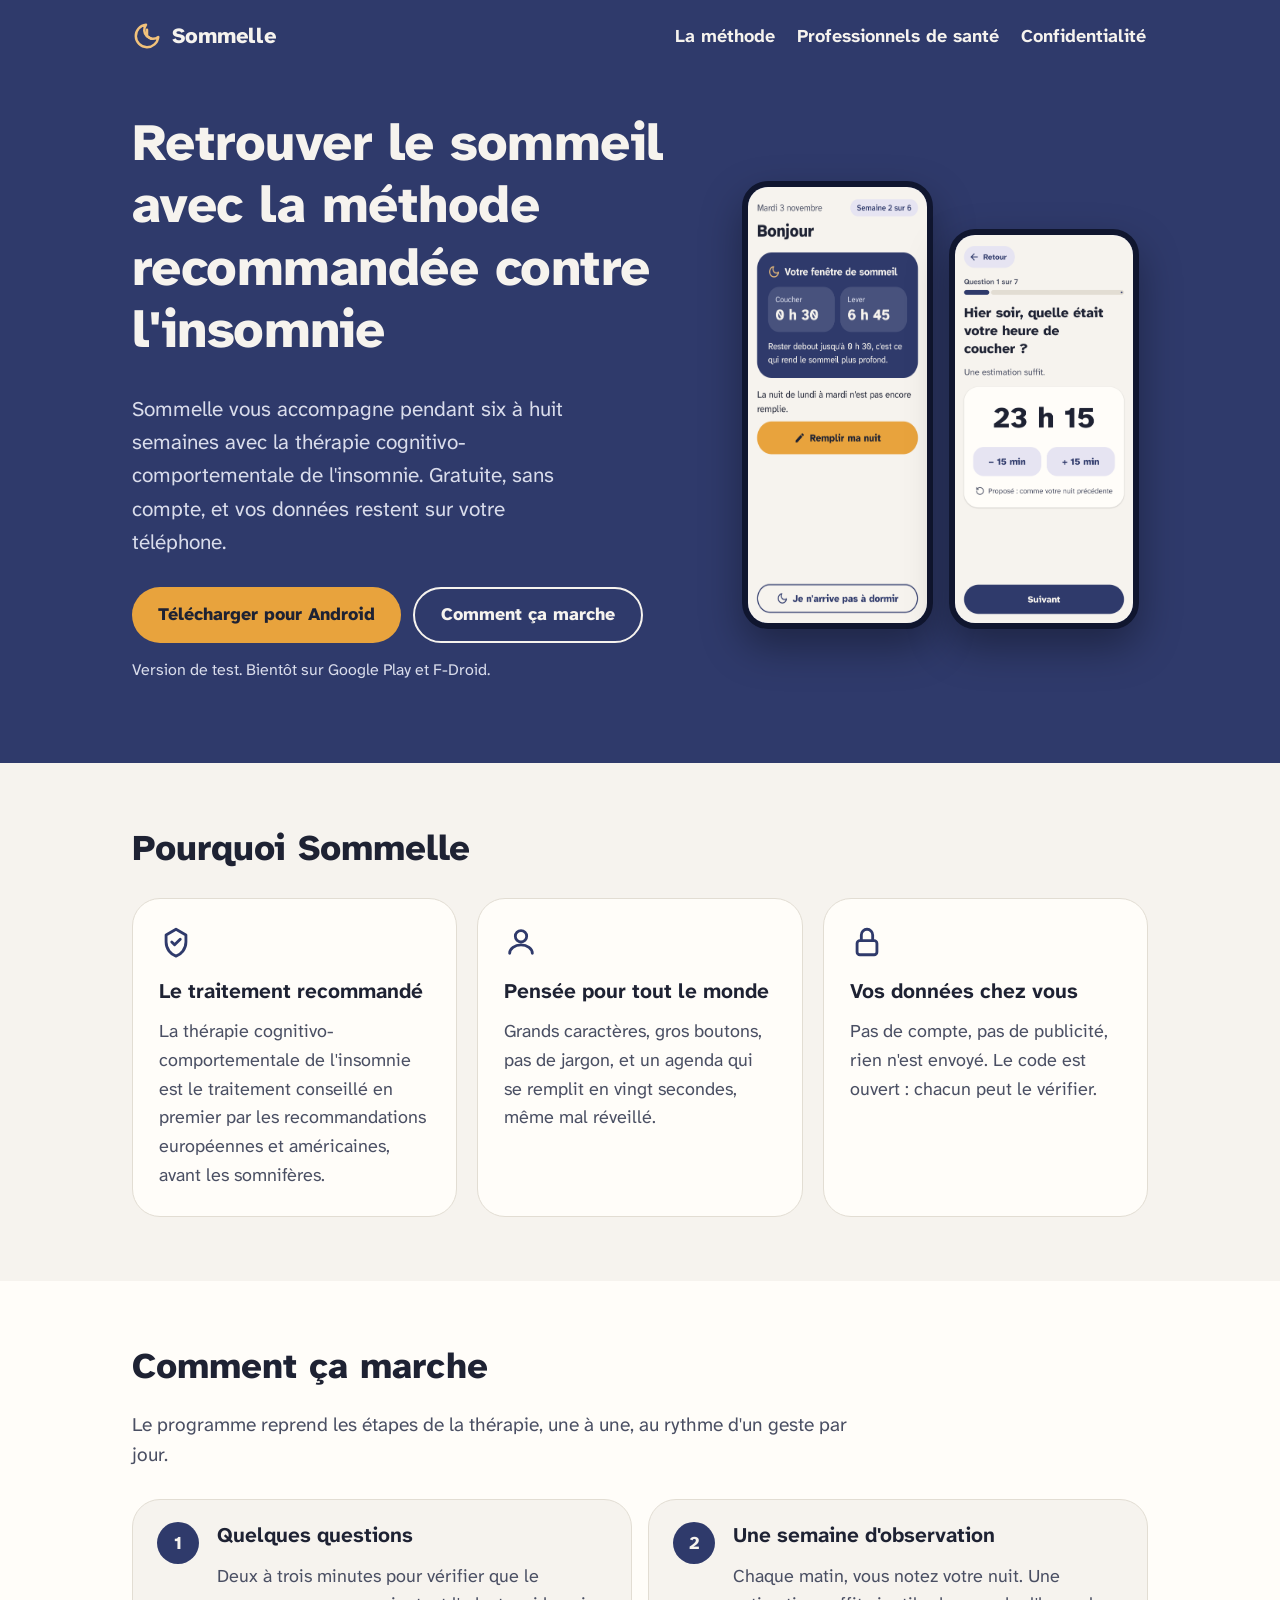
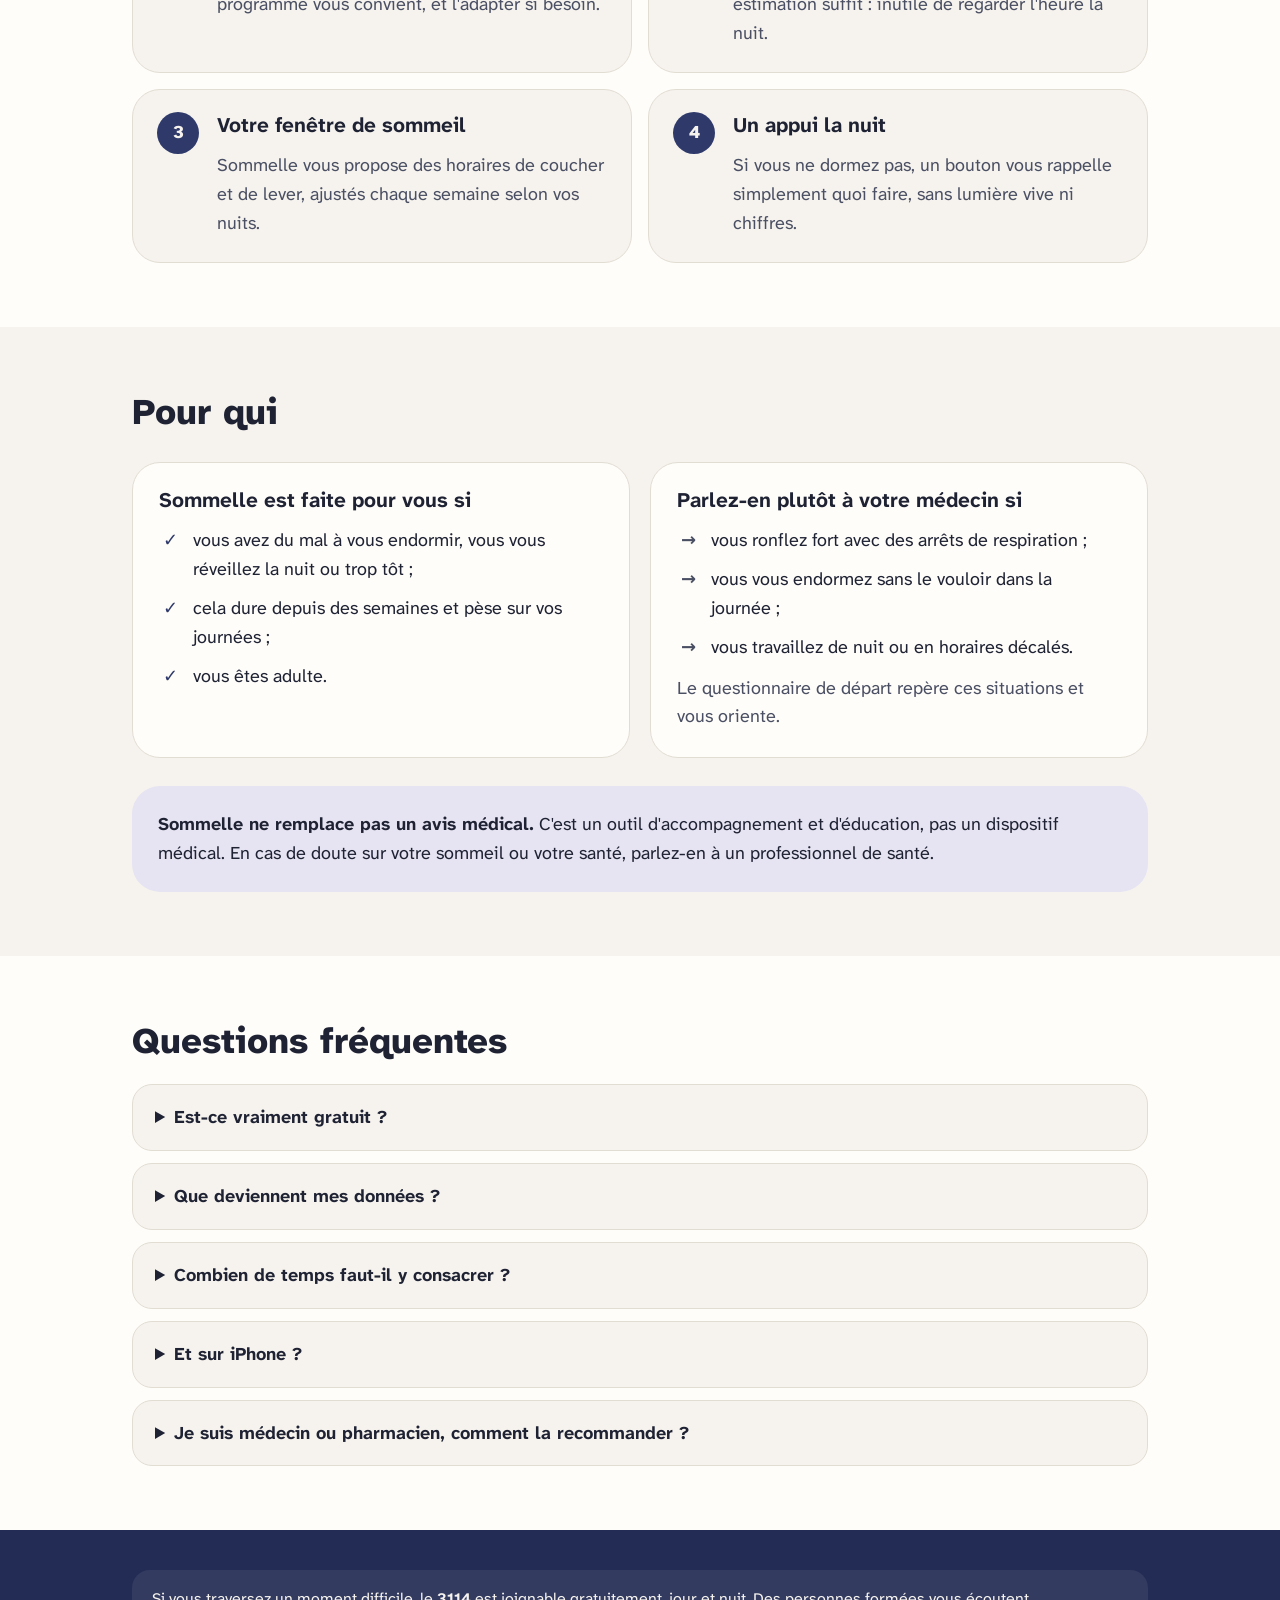
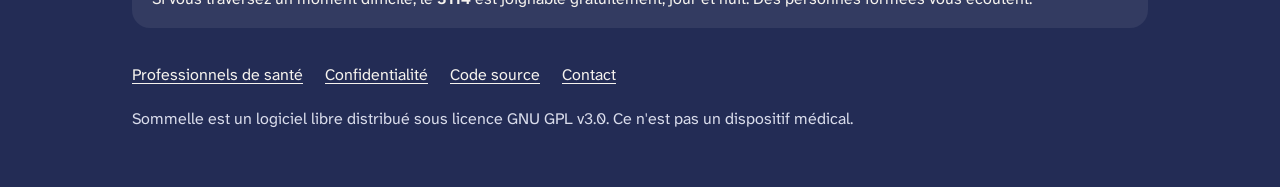
<file: docs/index.html>
<!doctype html>
<html lang="fr">
<head>
  <meta charset="utf-8">
  <meta name="viewport" content="width=device-width, initial-scale=1">
  <title>Sommelle : mieux dormir avec la méthode recommandée contre l'insomnie</title>
  <meta name="description" content="Sommelle accompagne les adultes insomniaques pendant six à huit semaines avec la thérapie cognitivo-comportementale de l'insomnie (TCC-I). Gratuite, sans compte, et vos données restent sur votre téléphone.">
  <meta property="og:title" content="Sommelle : mieux dormir avec la méthode recommandée contre l'insomnie">
  <meta property="og:description" content="Gratuite, sans compte, et vos données restent sur votre téléphone.">
  <meta property="og:type" content="website">
  <meta property="og:image" content="https://relthdrarxash.github.io/sommelle/img/banniere.png">
  <link rel="icon" href="img/icone.svg" type="image/svg+xml">
  <link rel="stylesheet" href="style.css">
</head>
<body>
  <a class="skip" href="#contenu">Aller au contenu</a>

  <header class="site-header">
    <div class="wrap">
      <a class="brand" href="./">
        <svg viewBox="0 0 24 24" fill="none" stroke="#F2C27B" stroke-width="2" stroke-linecap="round" stroke-linejoin="round" aria-hidden="true"><path d="M21 12.8A9 9 0 1 1 11.2 3a7 7 0 0 0 9.8 9.8Z"/><path d="M12 7v5l3.2 2.2"/></svg>
        Sommelle
      </a>
      <nav class="site-nav" aria-label="Navigation du site">
        <a href="#methode">La méthode</a>
        <a href="professionnels.html">Professionnels de santé</a>
        <a href="confidentialite.html">Confidentialité</a>
      </nav>
    </div>
  </header>

  <main id="contenu">
    <section class="hero">
      <div class="wrap">
        <div>
          <h1>Retrouver le sommeil avec la méthode recommandée contre l'insomnie</h1>
          <p class="lead">Sommelle vous accompagne pendant six à huit semaines avec la thérapie cognitivo-comportementale de l'insomnie. Gratuite, sans compte, et vos données restent sur votre téléphone.</p>
          <div class="actions">
            <a class="btn btn-accent" href="https://github.com/Relthdrarxash/sommelle/releases">Télécharger pour Android</a>
            <a class="btn btn-ghost" href="#methode">Comment ça marche</a>
          </div>
          <p class="note">Version de test. Bientôt sur Google Play et F-Droid.</p>
        </div>
        <div class="phones">
          <img src="captures/accueil.png" width="461" height="1000" alt="Écran d'accueil de Sommelle : la fenêtre de sommeil du soir, coucher à 0 h 30 et lever à 6 h 45, et le bouton Remplir ma nuit.">
          <img src="captures/agenda_heure.png" width="461" height="1000" alt="Agenda du matin : l'heure du coucher en très grand, avec deux gros boutons pour avancer ou reculer de 15 minutes.">
        </div>
      </div>
    </section>

    <section class="block">
      <div class="wrap">
        <h2>Pourquoi Sommelle</h2>
        <div class="cards">
          <div class="card">
            <svg viewBox="0 0 24 24" fill="none" stroke="currentColor" stroke-width="2" stroke-linecap="round" stroke-linejoin="round" aria-hidden="true"><path d="M9 12l2 2 4-4"/><path d="M12 3l7 4v5c0 5-3.4 8.7-7 10-3.6-1.3-7-5-7-10V7l7-4z"/></svg>
            <h3>Le traitement recommandé</h3>
            <p>La thérapie cognitivo-comportementale de l'insomnie est le traitement conseillé en premier par les recommandations européennes et américaines, avant les somnifères.</p>
          </div>
          <div class="card">
            <svg viewBox="0 0 24 24" fill="none" stroke="currentColor" stroke-width="2" stroke-linecap="round" stroke-linejoin="round" aria-hidden="true"><circle cx="12" cy="8" r="4"/><path d="M4 20c0-3.3 3.6-6 8-6s8 2.7 8 6"/></svg>
            <h3>Pensée pour tout le monde</h3>
            <p>Grands caractères, gros boutons, pas de jargon, et un agenda qui se remplit en vingt secondes, même mal réveillé.</p>
          </div>
          <div class="card">
            <svg viewBox="0 0 24 24" fill="none" stroke="currentColor" stroke-width="2" stroke-linecap="round" stroke-linejoin="round" aria-hidden="true"><rect x="5" y="11" width="14" height="10" rx="2"/><path d="M8 11V7a4 4 0 118 0v4"/></svg>
            <h3>Vos données chez vous</h3>
            <p>Pas de compte, pas de publicité, rien n'est envoyé. Le code est ouvert : chacun peut le vérifier.</p>
          </div>
        </div>
      </div>
    </section>

    <section class="block alt" id="methode">
      <div class="wrap">
        <h2>Comment ça marche</h2>
        <p class="section-intro">Le programme reprend les étapes de la thérapie, une à une, au rythme d'un geste par jour.</p>
        <ol class="steps">
          <li><h3>Quelques questions</h3><p>Deux à trois minutes pour vérifier que le programme vous convient, et l'adapter si besoin.</p></li>
          <li><h3>Une semaine d'observation</h3><p>Chaque matin, vous notez votre nuit. Une estimation suffit : inutile de regarder l'heure la nuit.</p></li>
          <li><h3>Votre fenêtre de sommeil</h3><p>Sommelle vous propose des horaires de coucher et de lever, ajustés chaque semaine selon vos nuits.</p></li>
          <li><h3>Un appui la nuit</h3><p>Si vous ne dormez pas, un bouton vous rappelle simplement quoi faire, sans lumière vive ni chiffres.</p></li>
        </ol>
      </div>
    </section>

    <section class="block">
      <div class="wrap">
        <h2>Pour qui</h2>
        <div class="two-col">
          <div class="card">
            <h3>Sommelle est faite pour vous si</h3>
            <ul class="check">
              <li>vous avez du mal à vous endormir, vous vous réveillez la nuit ou trop tôt&nbsp;;</li>
              <li>cela dure depuis des semaines et pèse sur vos journées&nbsp;;</li>
              <li>vous êtes adulte.</li>
            </ul>
          </div>
          <div class="card">
            <h3>Parlez-en plutôt à votre médecin si</h3>
            <ul class="cross">
              <li>vous ronflez fort avec des arrêts de respiration&nbsp;;</li>
              <li>vous vous endormez sans le vouloir dans la journée&nbsp;;</li>
              <li>vous travaillez de nuit ou en horaires décalés.</li>
            </ul>
            <p style="margin-top: 12px">Le questionnaire de départ repère ces situations et vous oriente.</p>
          </div>
        </div>
        <div class="callout">
          <p><strong>Sommelle ne remplace pas un avis médical.</strong> C'est un outil d'accompagnement et d'éducation, pas un dispositif médical. En cas de doute sur votre sommeil ou votre santé, parlez-en à un professionnel de santé.</p>
        </div>
      </div>
    </section>

    <section class="block alt">
      <div class="wrap">
        <h2>Questions fréquentes</h2>
        <details><summary>Est-ce vraiment gratuit ?</summary><p>Oui, entièrement : pas d'abonnement, pas d'achat intégré, pas de publicité. Sommelle est un logiciel libre sous licence GPL.</p></details>
        <details><summary>Que deviennent mes données ?</summary><p>Elles restent sur votre téléphone. Sommelle ne demande aucun compte et n'a pas accès à Internet. Seule exception : si la sauvegarde Android est activée, votre système peut conserver localement une copie chiffrée.</p></details>
        <details><summary>Combien de temps faut-il y consacrer ?</summary><p>Environ vingt secondes chaque matin pour l'agenda, et quelques minutes par semaine pour le bilan. Le programme dure six à huit semaines.</p></details>
        <details><summary>Et sur iPhone ?</summary><p>Sommelle existe pour l'instant sur Android uniquement.</p></details>
        <details><summary>Je suis médecin ou pharmacien, comment la recommander ?</summary><p>Tout est sur la page <a href="professionnels.html">professionnels de santé</a>, avec une fiche à imprimer.</p></details>
      </div>
    </section>
  </main>

  <footer class="site-footer">
    <div class="wrap">
      <p class="help-line">Si vous traversez un moment difficile, le <strong>3114</strong> est joignable gratuitement, jour et nuit. Des personnes formées vous écoutent.</p>
      <div class="footer-links">
        <a href="professionnels.html">Professionnels de santé</a>
        <a href="confidentialite.html">Confidentialité</a>
        <a href="https://github.com/Relthdrarxash/sommelle">Code source</a>
        <a href="mailto:escale.apps@proton.me">Contact</a>
      </div>
      <p>Sommelle est un logiciel libre distribué sous licence GNU GPL v3.0. Ce n'est pas un dispositif médical.</p>
    </div>
  </footer>
</body>
</html>
</file>
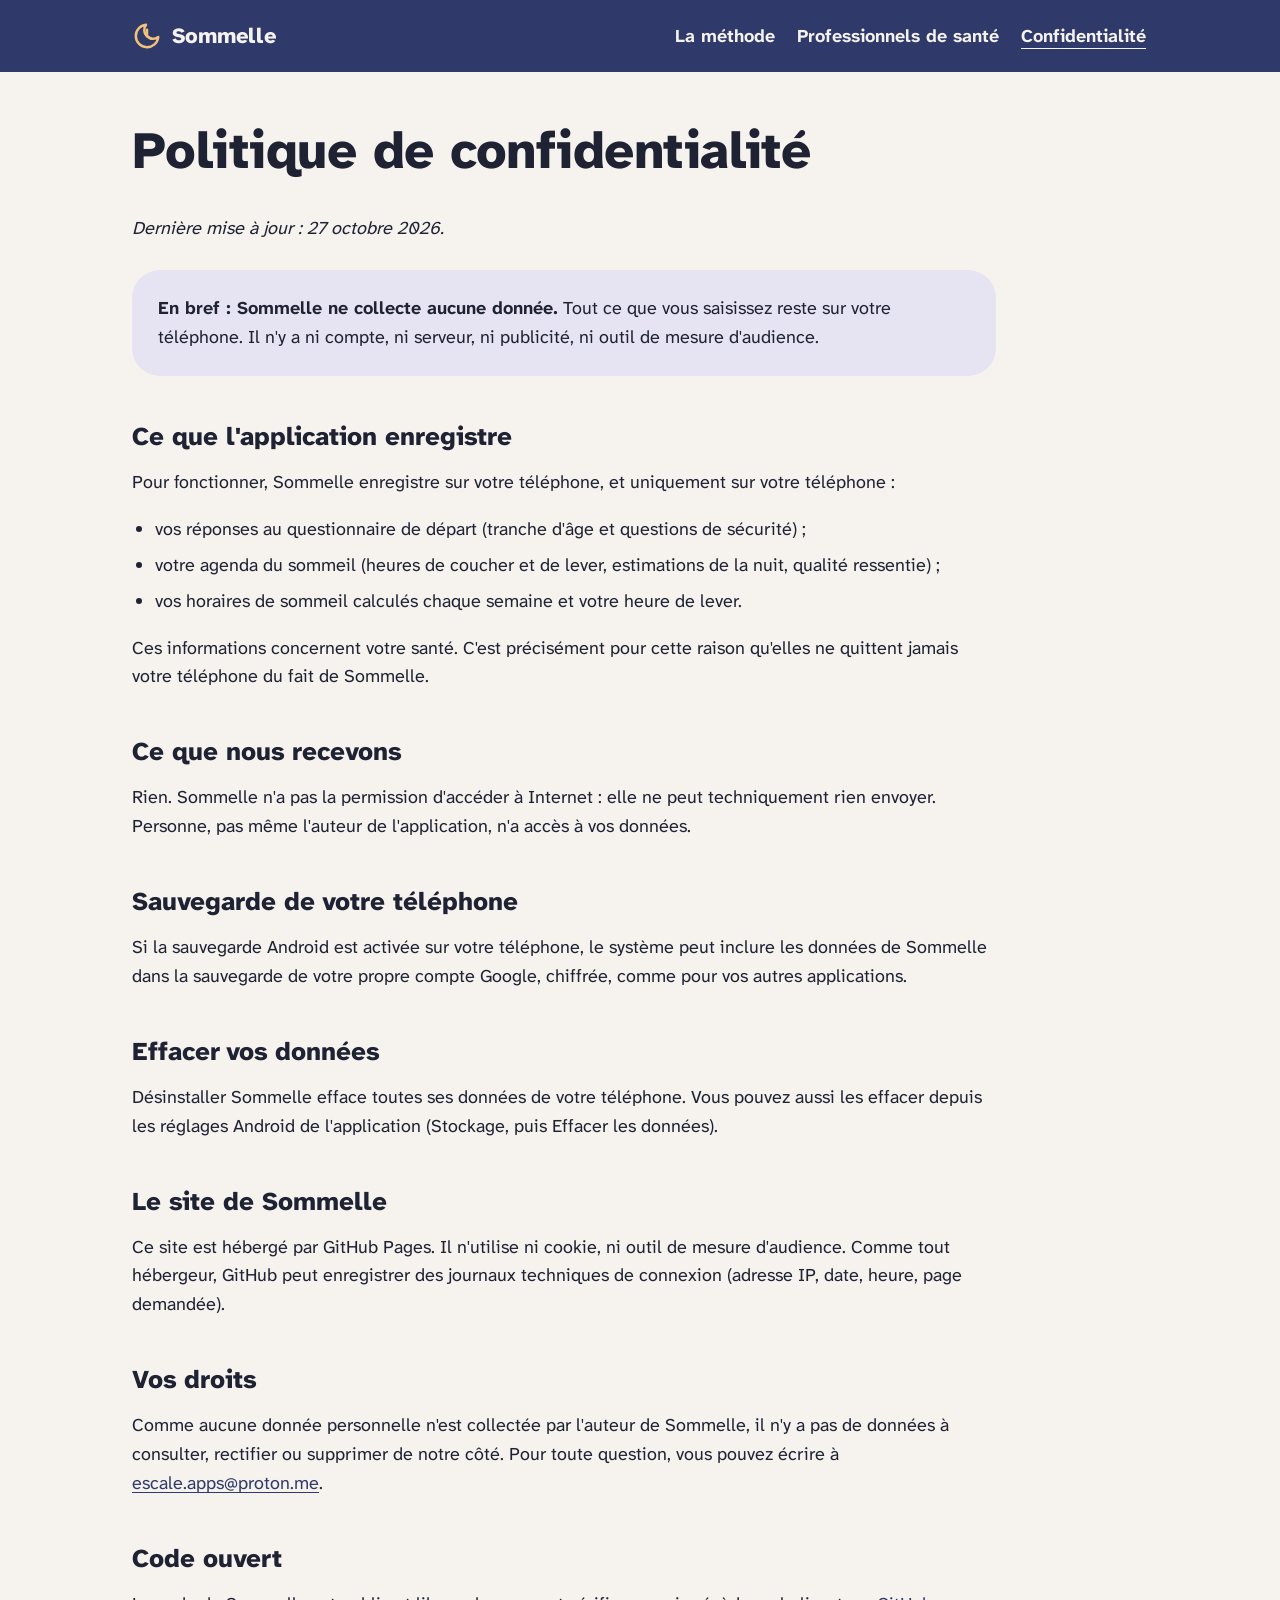
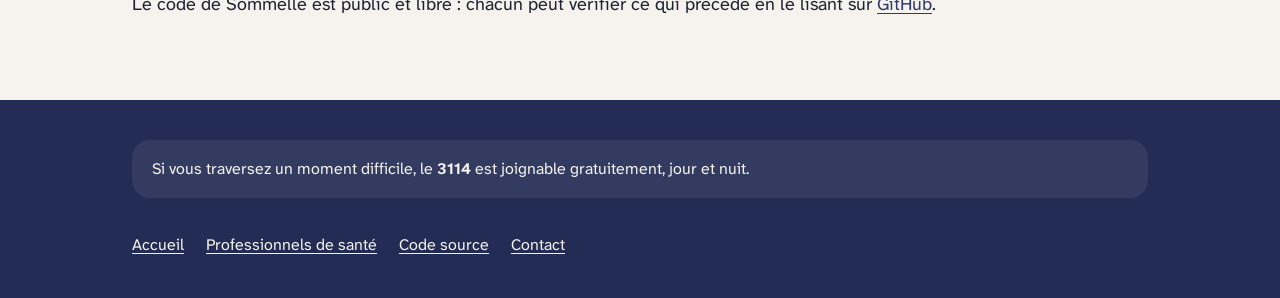
<file: docs/confidentialite.html>
<!doctype html>
<html lang="fr">
<head>
  <meta charset="utf-8">
  <meta name="viewport" content="width=device-width, initial-scale=1">
  <title>Confidentialité : Sommelle</title>
  <meta name="description" content="Politique de confidentialité de Sommelle : aucune donnée collectée, tout reste sur votre téléphone.">
  <link rel="icon" href="img/icone.svg" type="image/svg+xml">
  <link rel="stylesheet" href="style.css">
</head>
<body>
  <a class="skip" href="#contenu">Aller au contenu</a>
  <header class="site-header">
    <div class="wrap">
      <a class="brand" href="./">
        <svg viewBox="0 0 24 24" fill="none" stroke="#F2C27B" stroke-width="2" stroke-linecap="round" stroke-linejoin="round" aria-hidden="true"><path d="M21 12.8A9 9 0 1 1 11.2 3a7 7 0 0 0 9.8 9.8Z"/><path d="M12 7v5l3.2 2.2"/></svg>
        Sommelle
      </a>
      <nav class="site-nav" aria-label="Navigation du site">
        <a href="./#methode">La méthode</a>
        <a href="professionnels.html">Professionnels de santé</a>
        <a href="confidentialite.html" aria-current="page">Confidentialité</a>
      </nav>
    </div>
  </header>

  <main id="contenu" class="wrap">
    <article class="prose">
      <h1>Politique de confidentialité</h1>
      <p><em>Dernière mise à jour : 27 octobre 2026.</em></p>

      <div class="callout">
        <p><strong>En bref : Sommelle ne collecte aucune donnée.</strong> Tout ce que vous saisissez reste sur votre téléphone. Il n'y a ni compte, ni serveur, ni publicité, ni outil de mesure d'audience.</p>
      </div>

      <h2>Ce que l'application enregistre</h2>
      <p>Pour fonctionner, Sommelle enregistre sur votre téléphone, et uniquement sur votre téléphone :</p>
      <ul>
        <li>vos réponses au questionnaire de départ (tranche d'âge et questions de sécurité) ;</li>
        <li>votre agenda du sommeil (heures de coucher et de lever, estimations de la nuit, qualité ressentie) ;</li>
        <li>vos horaires de sommeil calculés chaque semaine et votre heure de lever.</li>
      </ul>
      <p>Ces informations concernent votre santé. C'est précisément pour cette raison qu'elles ne quittent jamais votre téléphone du fait de Sommelle.</p>

      <h2>Ce que nous recevons</h2>
      <p>Rien. Sommelle n'a pas la permission d'accéder à Internet : elle ne peut techniquement rien envoyer. Personne, pas même l'auteur de l'application, n'a accès à vos données.</p>

      <h2>Sauvegarde de votre téléphone</h2>
      <p>Si la sauvegarde Android est activée sur votre téléphone, le système peut inclure les données de Sommelle dans la sauvegarde de votre propre compte Google, chiffrée, comme pour vos autres applications.</p>

      <h2>Effacer vos données</h2>
      <p>Désinstaller Sommelle efface toutes ses données de votre téléphone. Vous pouvez aussi les effacer depuis les réglages Android de l'application (Stockage, puis Effacer les données).</p>

      <h2>Le site de Sommelle</h2>
      <p>Ce site est hébergé par GitHub Pages. Il n'utilise ni cookie, ni outil de mesure d'audience. Comme tout hébergeur, GitHub peut enregistrer des journaux techniques de connexion (adresse IP, date, heure, page demandée).</p>

      <h2>Vos droits</h2>
      <p>Comme aucune donnée personnelle n'est collectée par l'auteur de Sommelle, il n'y a pas de données à consulter, rectifier ou supprimer de notre côté. Pour toute question, vous pouvez écrire à <a href="mailto:escale.apps@proton.me">escale.apps@proton.me</a>.</p>

      <h2>Code ouvert</h2>
      <p>Le code de Sommelle est public et libre : chacun peut vérifier ce qui précède en le lisant sur <a href="https://github.com/Relthdrarxash/sommelle">GitHub</a>.</p>
    </article>
  </main>

  <footer class="site-footer">
    <div class="wrap">
      <p class="help-line">Si vous traversez un moment difficile, le <strong>3114</strong> est joignable gratuitement, jour et nuit.</p>
      <div class="footer-links">
        <a href="./">Accueil</a>
        <a href="professionnels.html">Professionnels de santé</a>
        <a href="https://github.com/Relthdrarxash/sommelle">Code source</a>
        <a href="mailto:escale.apps@proton.me">Contact</a>
      </div>
    </div>
  </footer>
</body>
</html>
</file>
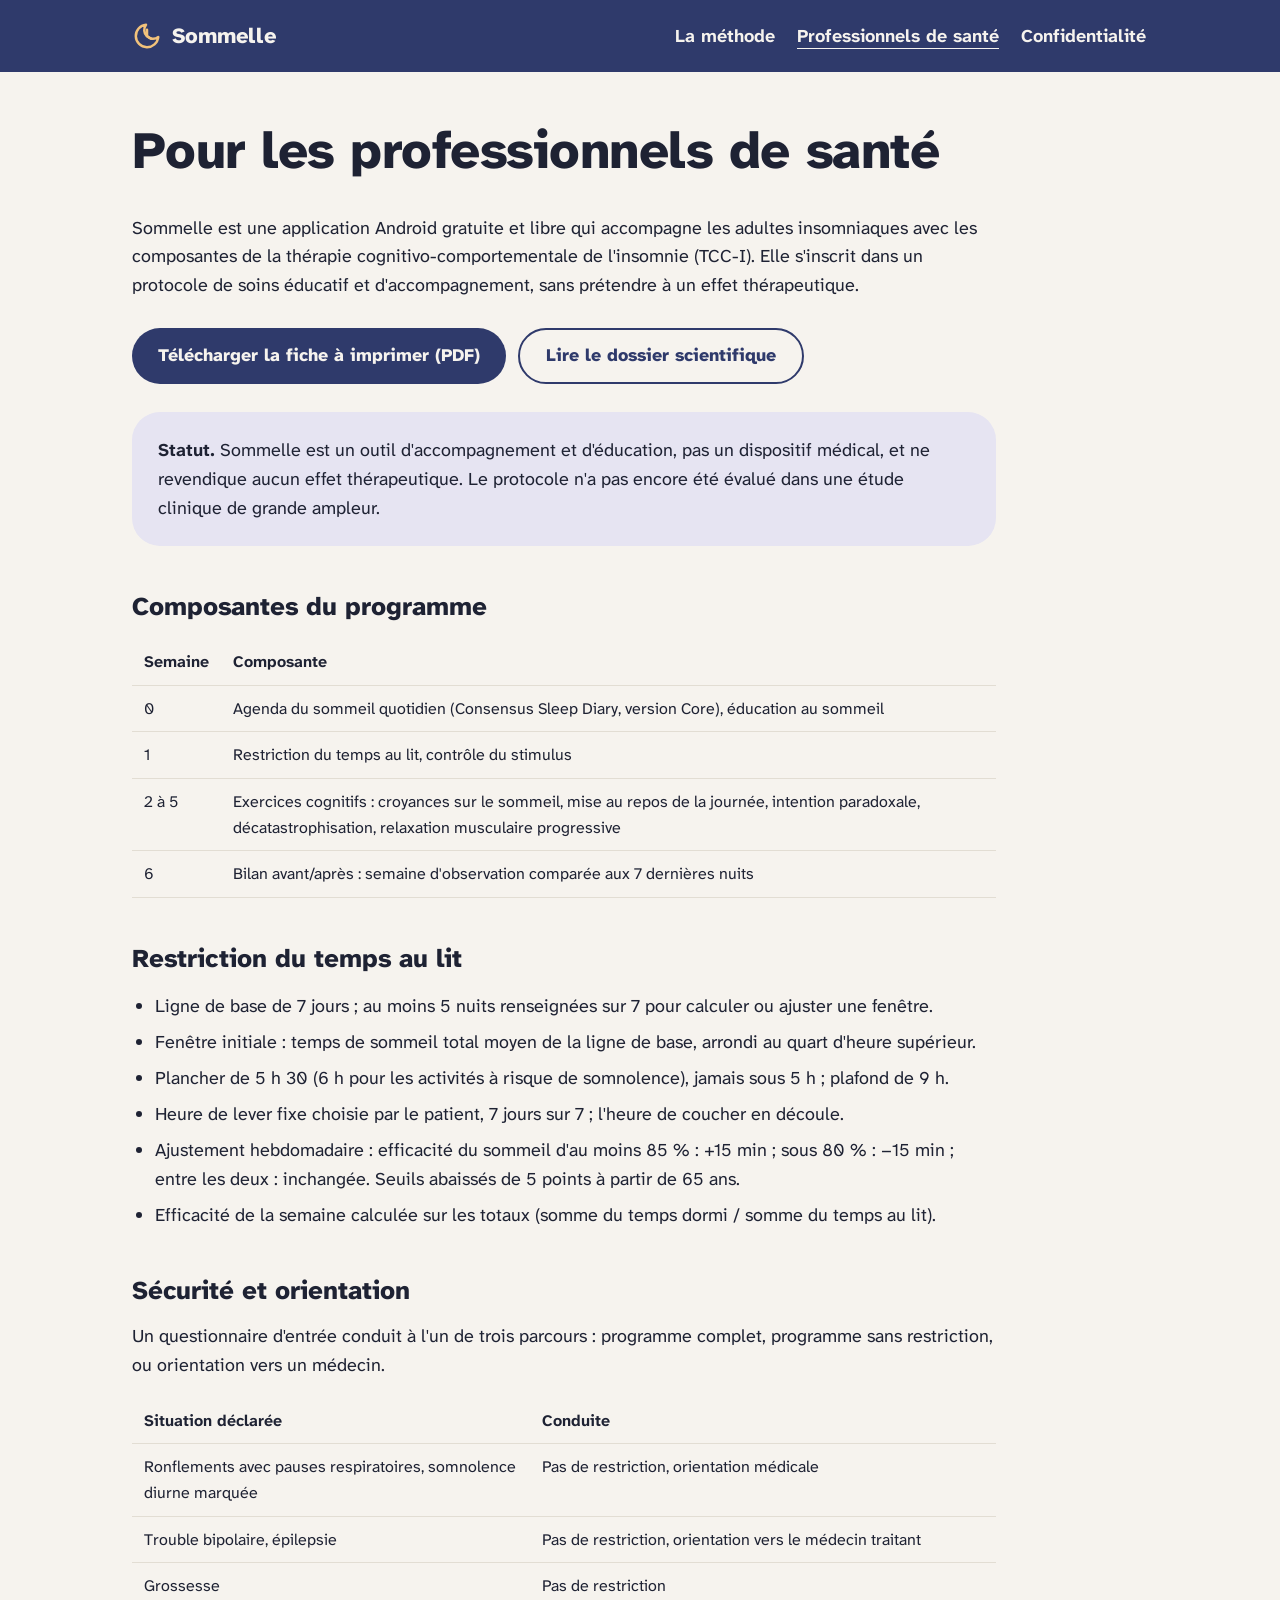
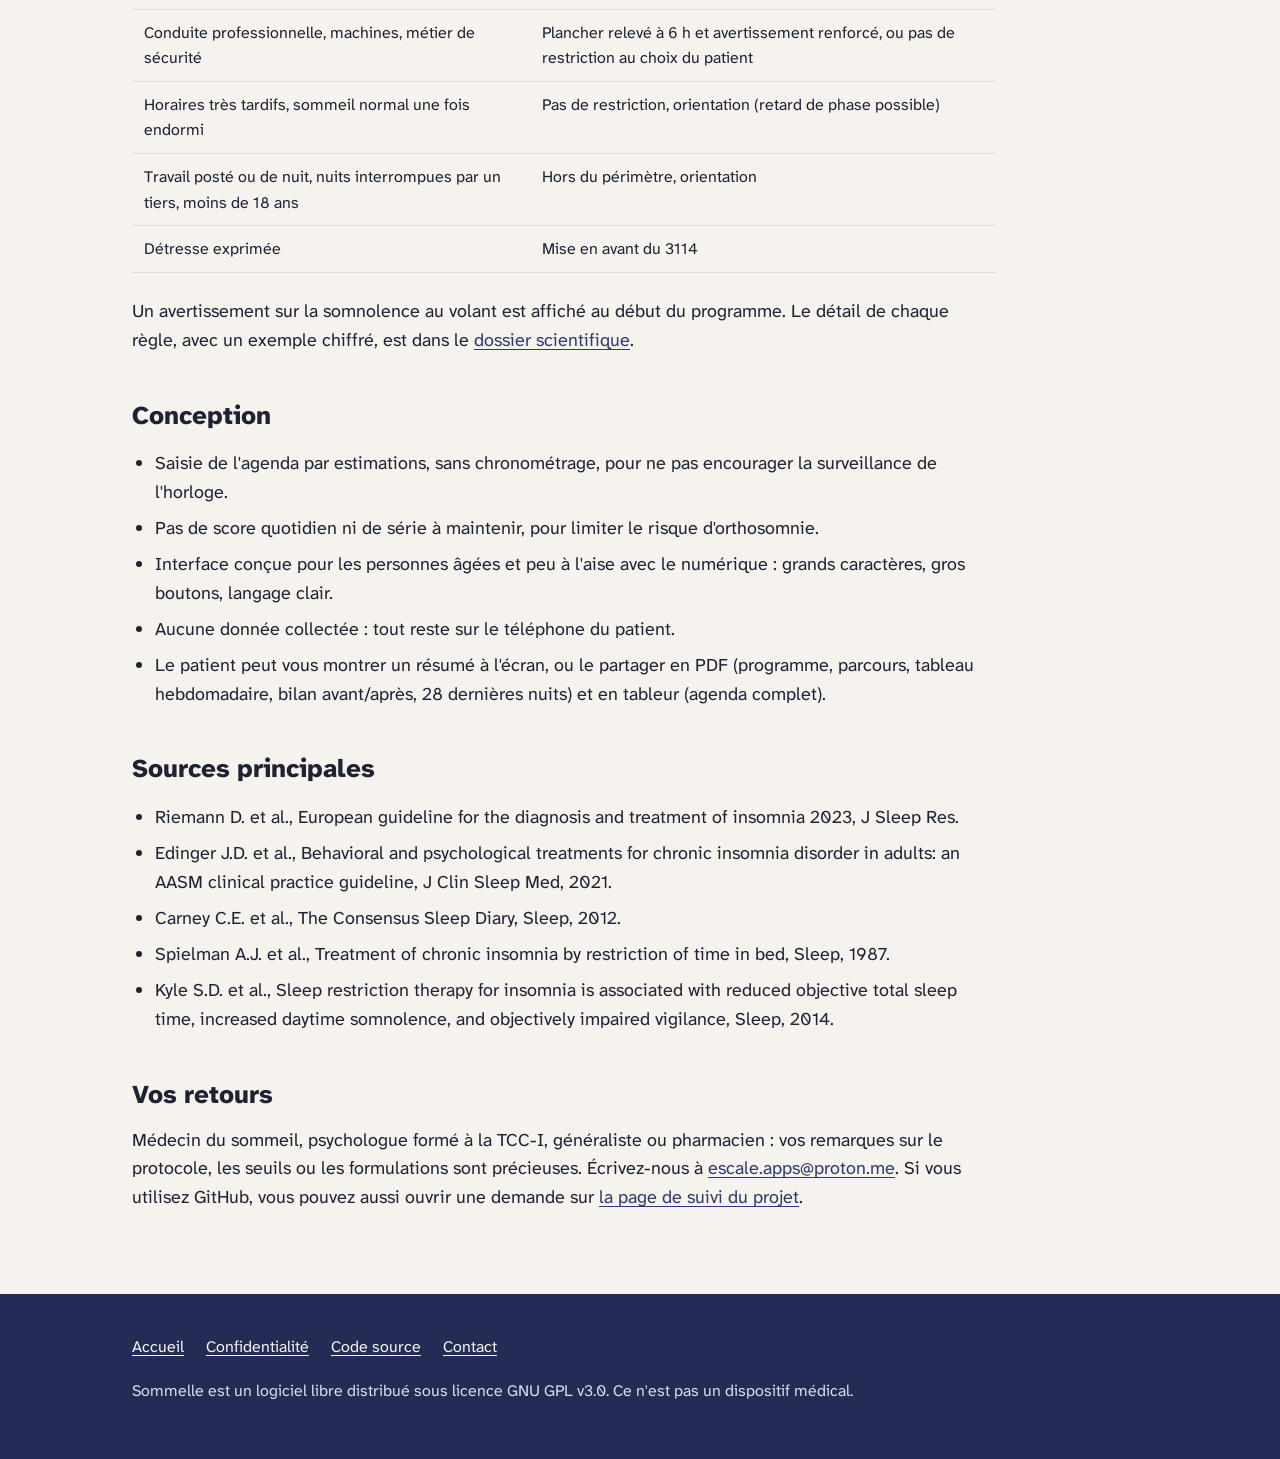
<file: docs/professionnels.html>
<!doctype html>
<html lang="fr">
<head>
  <meta charset="utf-8">
  <meta name="viewport" content="width=device-width, initial-scale=1">
  <title>Professionnels de santé : Sommelle</title>
  <meta name="description" content="Sommelle pour les professionnels de santé : protocole de TCC-I, règles de sécurité, sources et fiche à imprimer.">
  <link rel="icon" href="img/icone.svg" type="image/svg+xml">
  <link rel="stylesheet" href="style.css">
</head>
<body>
  <a class="skip" href="#contenu">Aller au contenu</a>
  <header class="site-header">
    <div class="wrap">
      <a class="brand" href="./">
        <svg viewBox="0 0 24 24" fill="none" stroke="#F2C27B" stroke-width="2" stroke-linecap="round" stroke-linejoin="round" aria-hidden="true"><path d="M21 12.8A9 9 0 1 1 11.2 3a7 7 0 0 0 9.8 9.8Z"/><path d="M12 7v5l3.2 2.2"/></svg>
        Sommelle
      </a>
      <nav class="site-nav" aria-label="Navigation du site">
        <a href="./#methode">La méthode</a>
        <a href="professionnels.html" aria-current="page">Professionnels de santé</a>
        <a href="confidentialite.html">Confidentialité</a>
      </nav>
    </div>
  </header>

  <main id="contenu" class="wrap">
    <article class="prose">
      <h1>Pour les professionnels de santé</h1>
      <p>Sommelle est une application Android gratuite et libre qui accompagne les adultes insomniaques avec les composantes de la thérapie cognitivo-comportementale de l'insomnie (TCC-I). Elle s'inscrit dans un protocole de soins éducatif et d'accompagnement, sans prétendre à un effet thérapeutique.</p>

      <div class="actions">
        <a class="btn btn-primary" href="fiche-prescripteurs.pdf">Télécharger la fiche à imprimer (PDF)</a>
        <a class="btn btn-outline" href="protocole.html">Lire le dossier scientifique</a>
      </div>

      <div class="callout">
        <p><strong>Statut.</strong> Sommelle est un outil d'accompagnement et d'éducation, pas un dispositif médical, et ne revendique aucun effet thérapeutique. Le protocole n'a pas encore été évalué dans une étude clinique de grande ampleur.</p>
      </div>

      <h2>Composantes du programme</h2>
      <table>
        <thead><tr><th>Semaine</th><th>Composante</th></tr></thead>
        <tbody>
          <tr><td>0</td><td>Agenda du sommeil quotidien (Consensus Sleep Diary, version Core), éducation au sommeil</td></tr>
          <tr><td>1</td><td>Restriction du temps au lit, contrôle du stimulus</td></tr>
          <tr><td>2 à 5</td><td>Exercices cognitifs : croyances sur le sommeil, mise au repos de la journée, intention paradoxale, décatastrophisation, relaxation musculaire progressive</td></tr>
          <tr><td>6</td><td>Bilan avant/après : semaine d'observation comparée aux 7 dernières nuits</td></tr>
        </tbody>
      </table>

      <h2>Restriction du temps au lit</h2>
      <ul>
        <li>Ligne de base de 7 jours ; au moins 5 nuits renseignées sur 7 pour calculer ou ajuster une fenêtre.</li>
        <li>Fenêtre initiale : temps de sommeil total moyen de la ligne de base, arrondi au quart d'heure supérieur.</li>
        <li>Plancher de 5 h 30 (6 h pour les activités à risque de somnolence), jamais sous 5 h ; plafond de 9 h.</li>
        <li>Heure de lever fixe choisie par le patient, 7 jours sur 7 ; l'heure de coucher en découle.</li>
        <li>Ajustement hebdomadaire : efficacité du sommeil d'au moins 85 % : +15 min ; sous 80 % : −15 min ; entre les deux : inchangée. Seuils abaissés de 5 points à partir de 65 ans.</li>
        <li>Efficacité de la semaine calculée sur les totaux (somme du temps dormi / somme du temps au lit).</li>
      </ul>

      <h2>Sécurité et orientation</h2>
      <p>Un questionnaire d'entrée conduit à l'un de trois parcours : programme complet, programme sans restriction, ou orientation vers un médecin.</p>
      <table>
        <thead><tr><th>Situation déclarée</th><th>Conduite</th></tr></thead>
        <tbody>
          <tr><td>Ronflements avec pauses respiratoires, somnolence diurne marquée</td><td>Pas de restriction, orientation médicale</td></tr>
          <tr><td>Trouble bipolaire, épilepsie</td><td>Pas de restriction, orientation vers le médecin traitant</td></tr>
          <tr><td>Grossesse</td><td>Pas de restriction</td></tr>
          <tr><td>Conduite professionnelle, machines, métier de sécurité</td><td>Plancher relevé à 6 h et avertissement renforcé, ou pas de restriction au choix du patient</td></tr>
          <tr><td>Horaires très tardifs, sommeil normal une fois endormi</td><td>Pas de restriction, orientation (retard de phase possible)</td></tr>
          <tr><td>Travail posté ou de nuit, nuits interrompues par un tiers, moins de 18 ans</td><td>Hors du périmètre, orientation</td></tr>
          <tr><td>Détresse exprimée</td><td>Mise en avant du 3114</td></tr>
        </tbody>
      </table>
      <p>Un avertissement sur la somnolence au volant est affiché au début du programme. Le détail de chaque règle, avec un exemple chiffré, est dans le <a href="protocole.html">dossier scientifique</a>.</p>

      <h2>Conception</h2>
      <ul>
        <li>Saisie de l'agenda par estimations, sans chronométrage, pour ne pas encourager la surveillance de l'horloge.</li>
        <li>Pas de score quotidien ni de série à maintenir, pour limiter le risque d'orthosomnie.</li>
        <li>Interface conçue pour les personnes âgées et peu à l'aise avec le numérique : grands caractères, gros boutons, langage clair.</li>
        <li>Aucune donnée collectée : tout reste sur le téléphone du patient.</li>
        <li>Le patient peut vous montrer un résumé à l'écran, ou le partager en PDF (programme, parcours, tableau hebdomadaire, bilan avant/après, 28 dernières nuits) et en tableur (agenda complet).</li>
      </ul>

      <h2>Sources principales</h2>
      <ul>
        <li>Riemann D. et al., European guideline for the diagnosis and treatment of insomnia 2023, J Sleep Res.</li>
        <li>Edinger J.D. et al., Behavioral and psychological treatments for chronic insomnia disorder in adults: an AASM clinical practice guideline, J Clin Sleep Med, 2021.</li>
        <li>Carney C.E. et al., The Consensus Sleep Diary, Sleep, 2012.</li>
        <li>Spielman A.J. et al., Treatment of chronic insomnia by restriction of time in bed, Sleep, 1987.</li>
        <li>Kyle S.D. et al., Sleep restriction therapy for insomnia is associated with reduced objective total sleep time, increased daytime somnolence, and objectively impaired vigilance, Sleep, 2014.</li>
      </ul>

      <h2>Vos retours</h2>
      <p>Médecin du sommeil, psychologue formé à la TCC-I, généraliste ou pharmacien : vos remarques sur le protocole, les seuils ou les formulations sont précieuses. Écrivez-nous à <a href="mailto:escale.apps@proton.me">escale.apps@proton.me</a>. Si vous utilisez GitHub, vous pouvez aussi ouvrir une demande sur <a href="https://github.com/Relthdrarxash/sommelle/issues">la page de suivi du projet</a>.</p>
    </article>
  </main>

  <footer class="site-footer">
    <div class="wrap">
      <div class="footer-links">
        <a href="./">Accueil</a>
        <a href="confidentialite.html">Confidentialité</a>
        <a href="https://github.com/Relthdrarxash/sommelle">Code source</a>
        <a href="mailto:escale.apps@proton.me">Contact</a>
      </div>
      <p>Sommelle est un logiciel libre distribué sous licence GNU GPL v3.0. Ce n'est pas un dispositif médical.</p>
    </div>
  </footer>
</body>
</html>
</file>
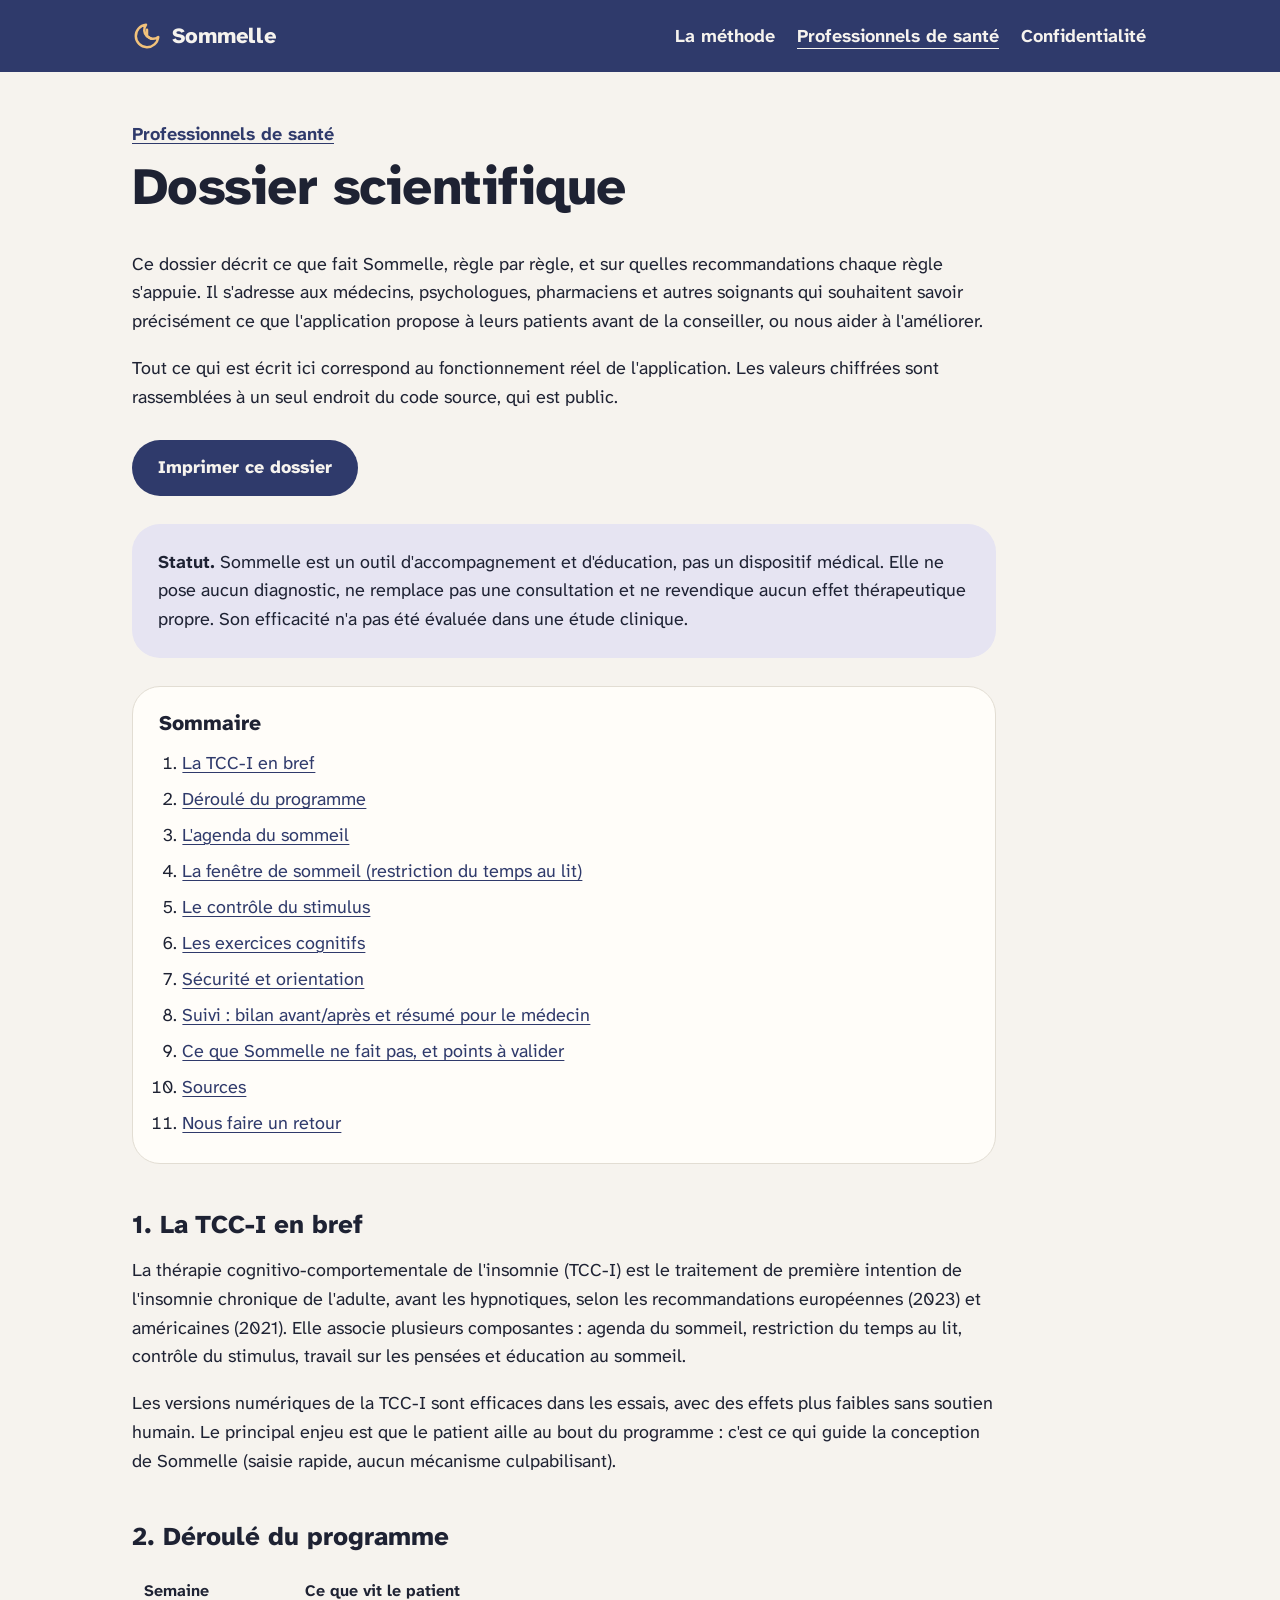
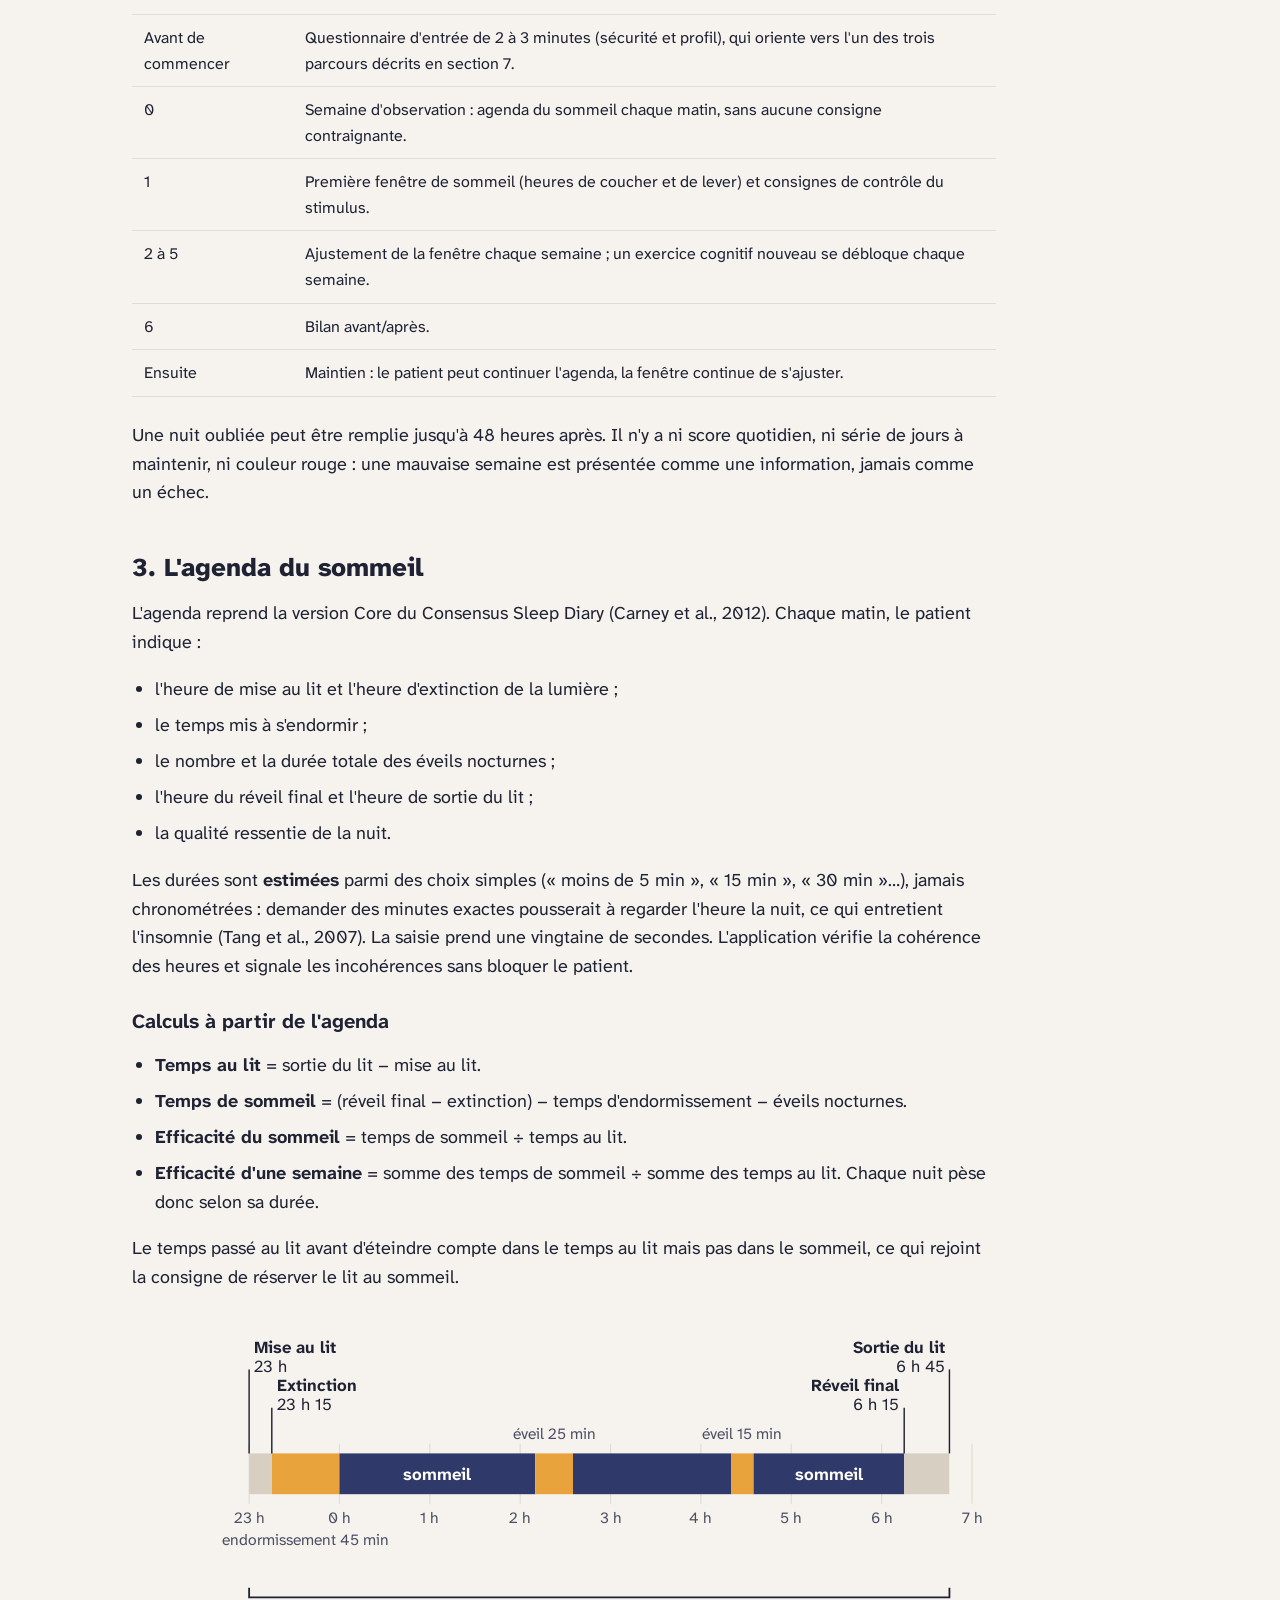
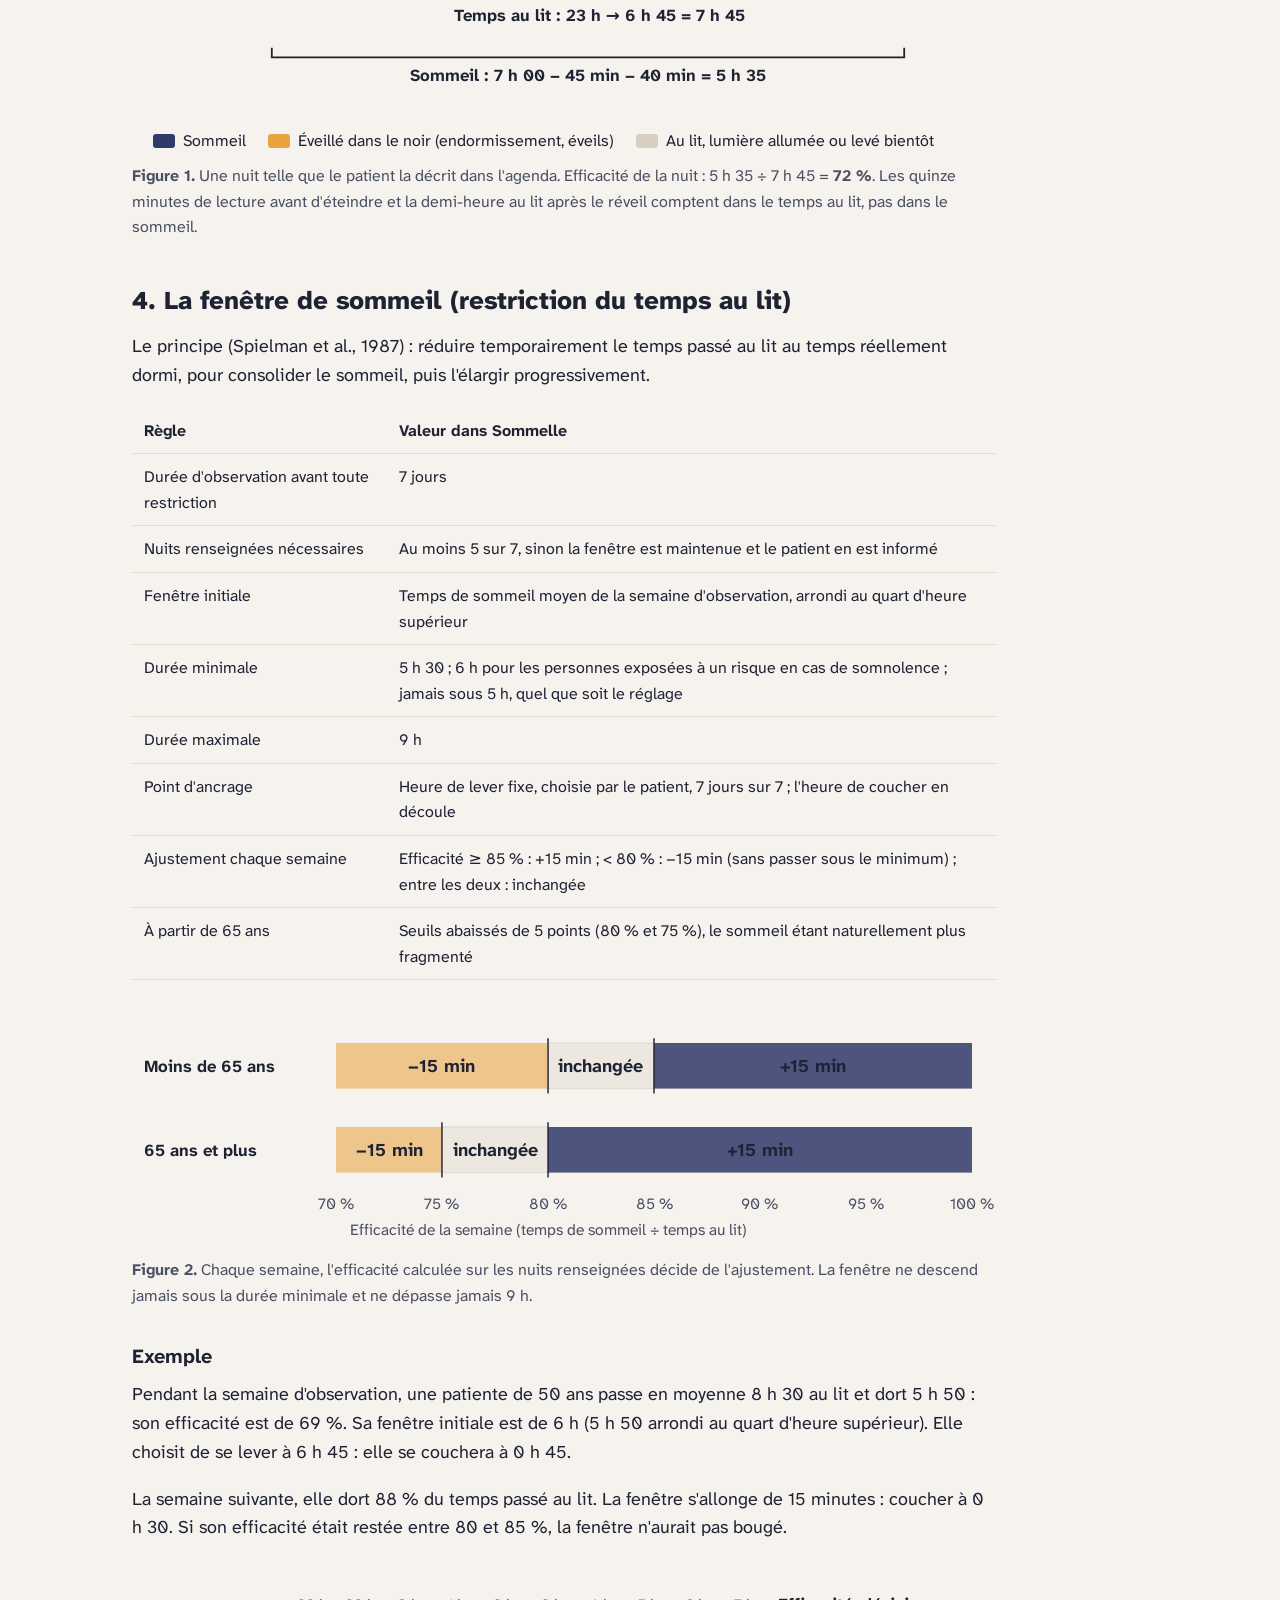
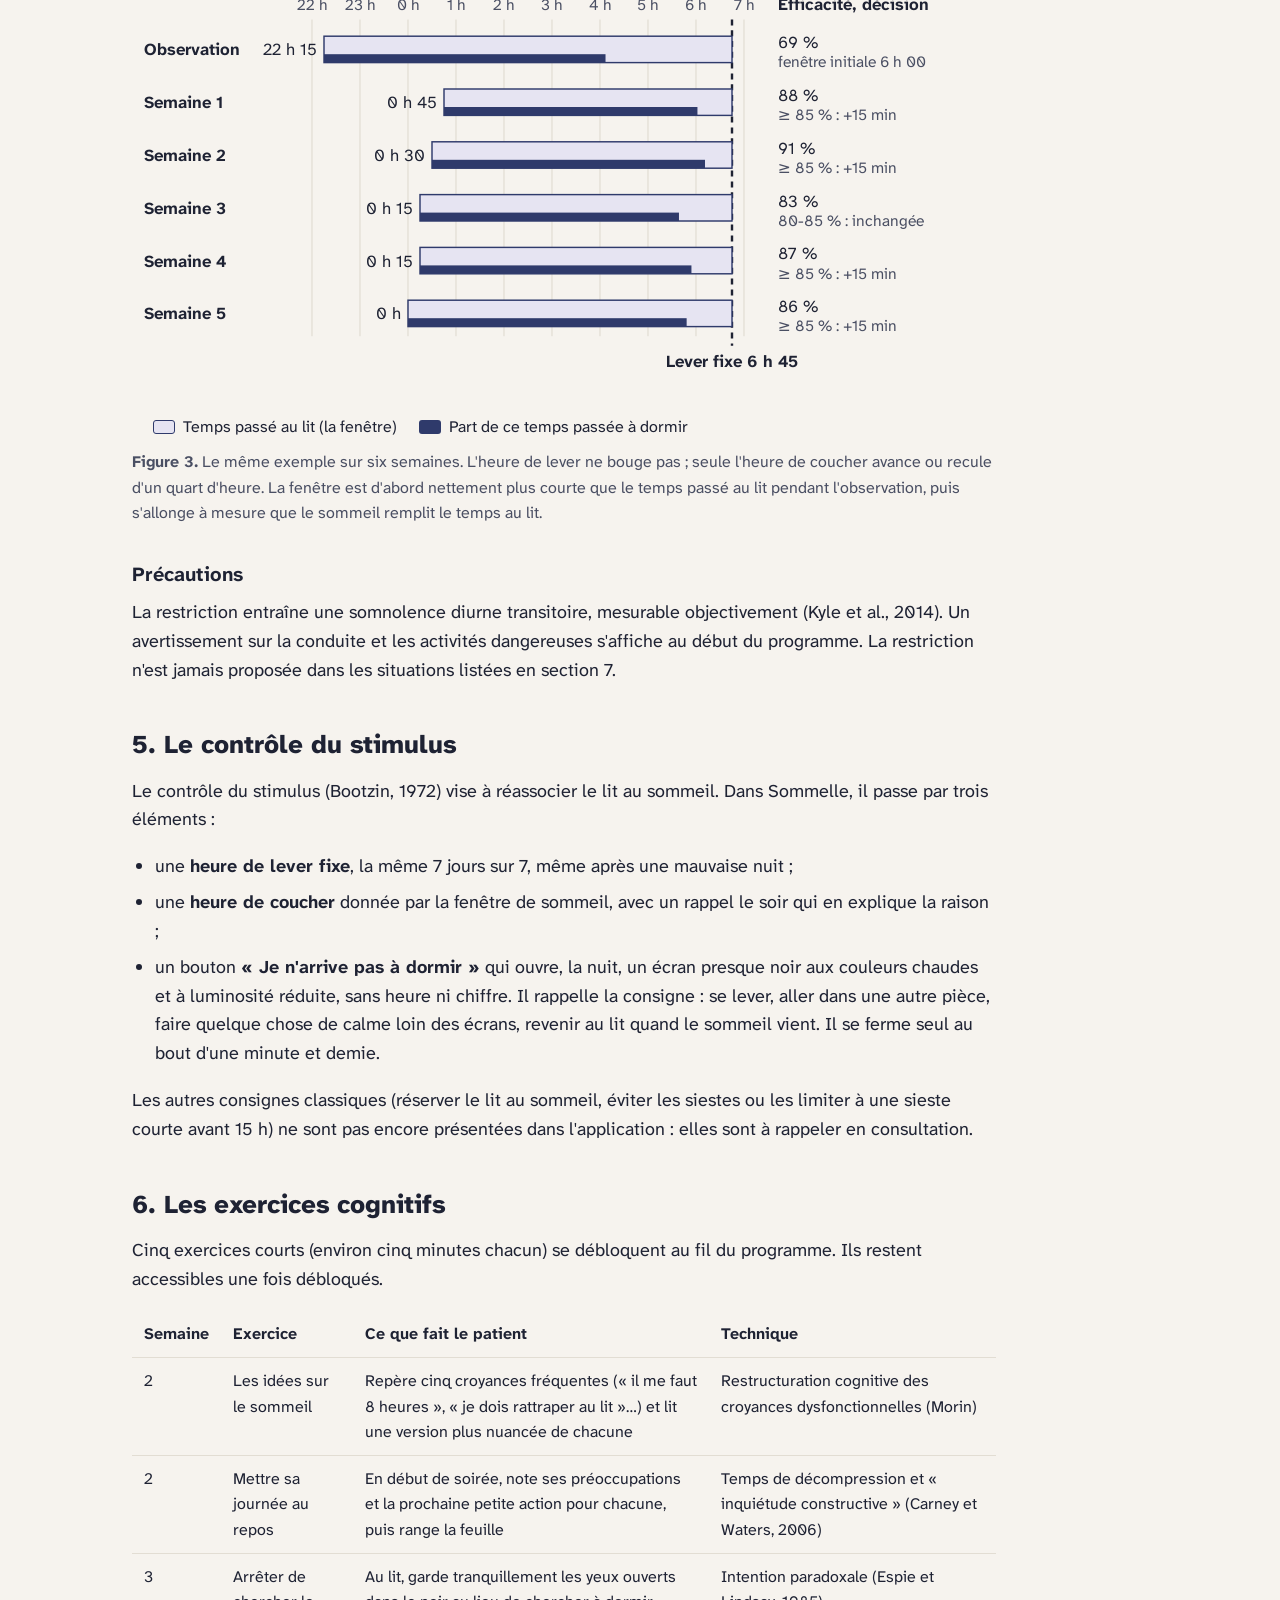
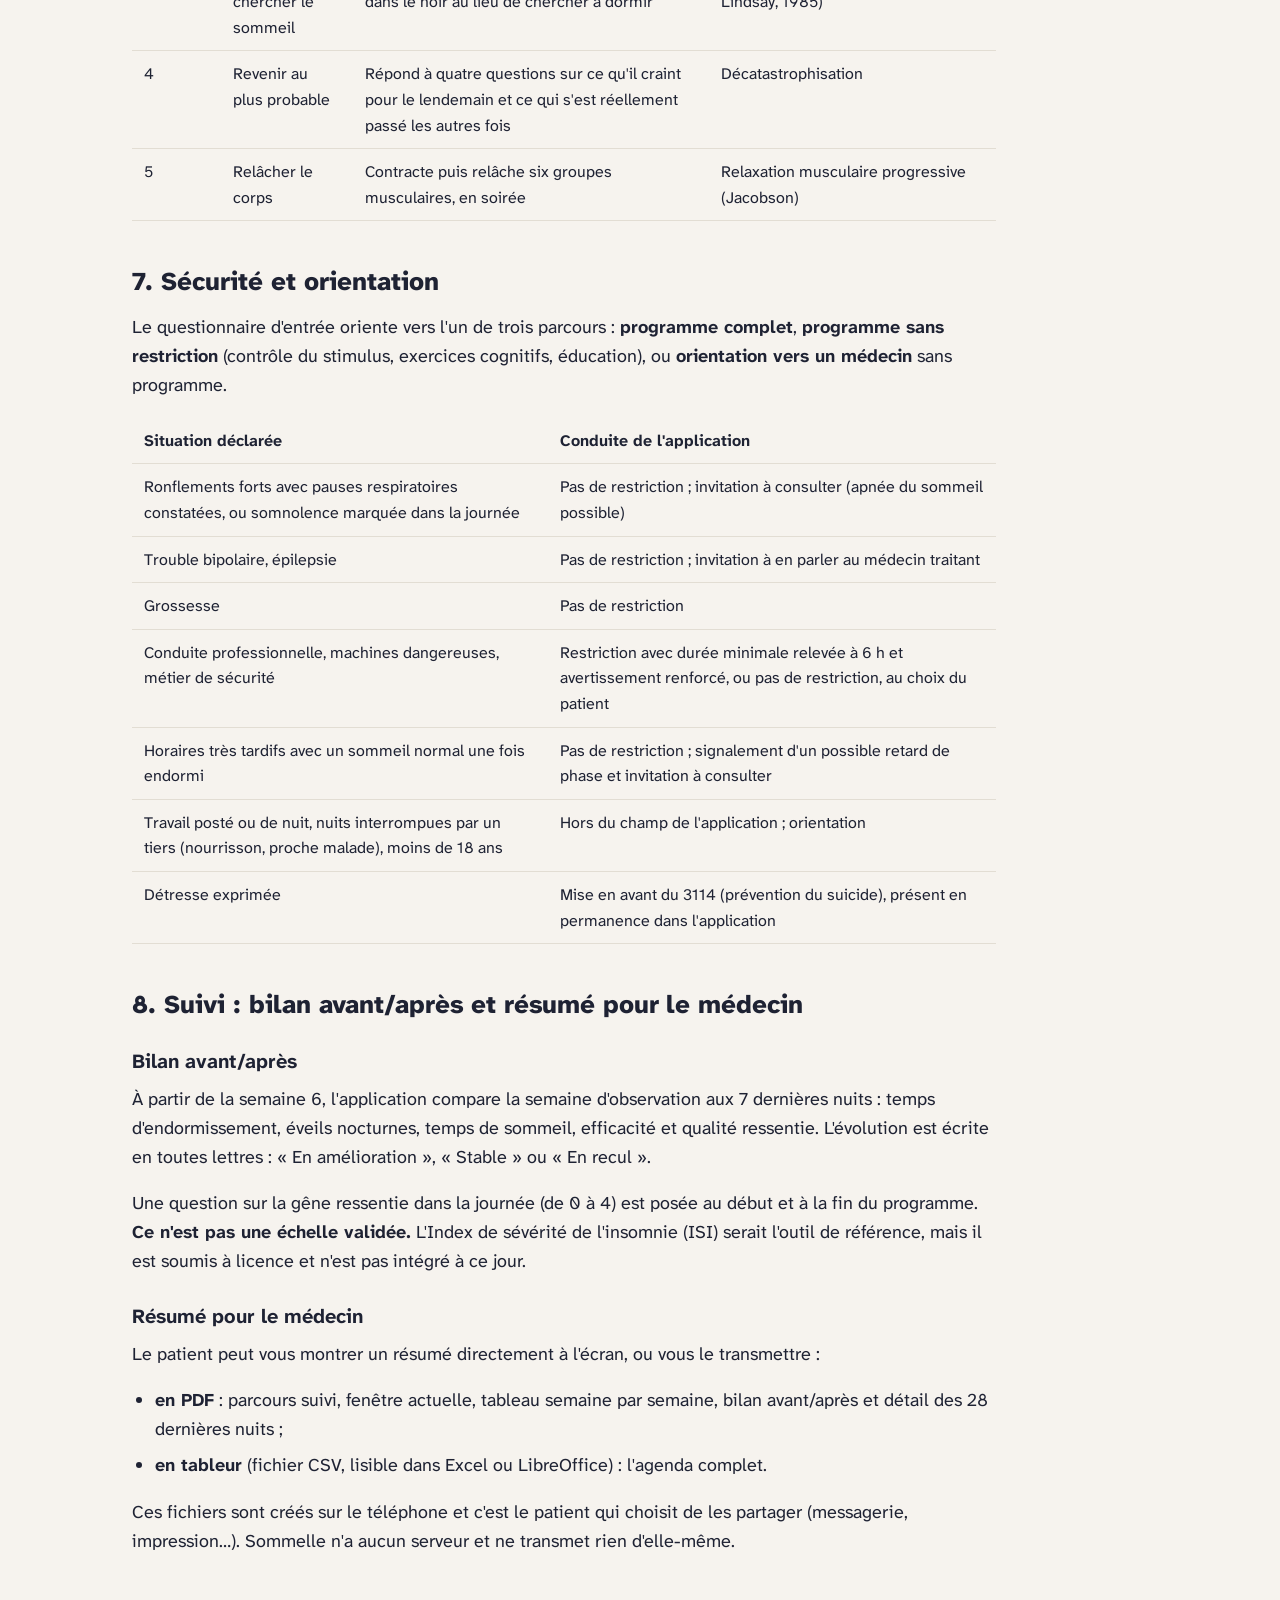
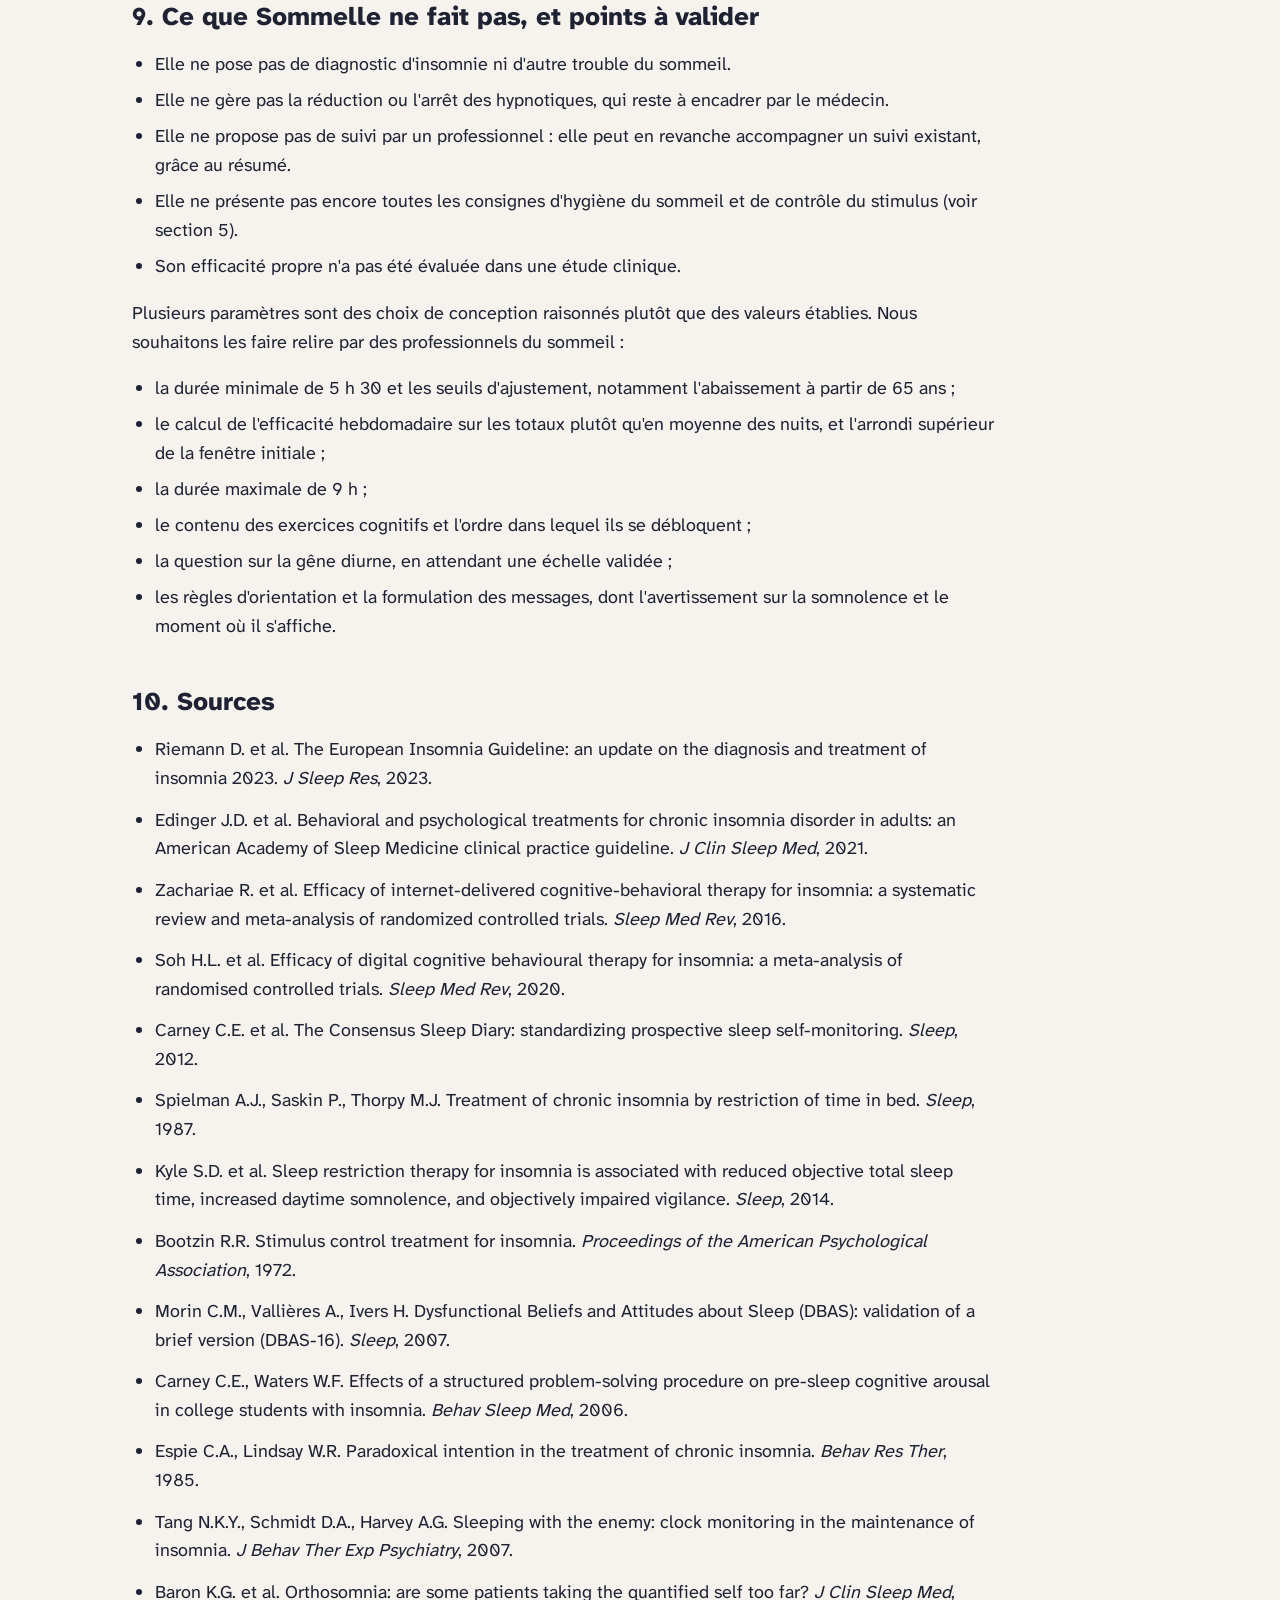
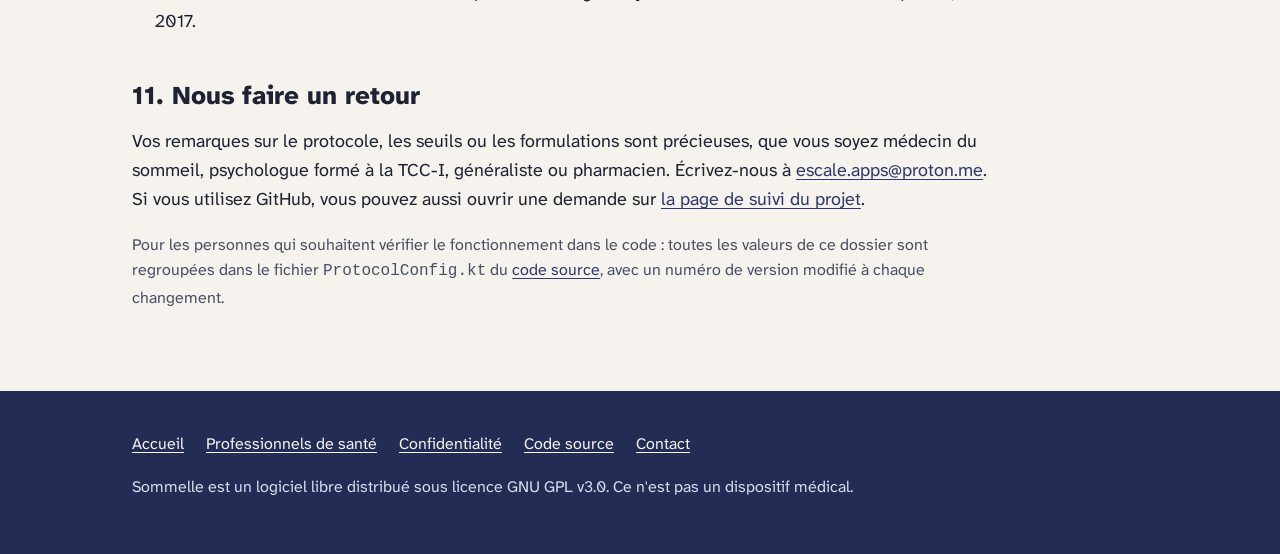
<file: docs/protocole.html>
<!doctype html>
<html lang="fr">
<head>
  <meta charset="utf-8">
  <meta name="viewport" content="width=device-width, initial-scale=1">
  <title>Dossier scientifique : Sommelle</title>
  <meta name="description" content="Dossier scientifique de Sommelle pour les professionnels de santé : composantes de TCC-I, calcul de la fenêtre de sommeil, règles de sécurité, exercices cognitifs, résumé pour le médecin, limites et sources.">
  <link rel="icon" href="img/icone.svg" type="image/svg+xml">
  <link rel="stylesheet" href="style.css">
</head>
<body>
  <a class="skip" href="#contenu">Aller au contenu</a>
  <header class="site-header">
    <div class="wrap">
      <a class="brand" href="./">
        <svg viewBox="0 0 24 24" fill="none" stroke="#F2C27B" stroke-width="2" stroke-linecap="round" stroke-linejoin="round" aria-hidden="true"><path d="M21 12.8A9 9 0 1 1 11.2 3a7 7 0 0 0 9.8 9.8Z"/><path d="M12 7v5l3.2 2.2"/></svg>
        Sommelle
      </a>
      <nav class="site-nav" aria-label="Navigation du site">
        <a href="./#methode">La méthode</a>
        <a href="professionnels.html" aria-current="page">Professionnels de santé</a>
        <a href="confidentialite.html">Confidentialité</a>
      </nav>
    </div>
  </header>

  <main id="contenu" class="wrap">
    <article class="prose">
      <p class="eyebrow"><a href="professionnels.html">Professionnels de santé</a></p>
      <h1>Dossier scientifique</h1>
      <p>Ce dossier décrit ce que fait Sommelle, règle par règle, et sur quelles recommandations chaque règle s'appuie. Il s'adresse aux médecins, psychologues, pharmaciens et autres soignants qui souhaitent savoir précisément ce que l'application propose à leurs patients avant de la conseiller, ou nous aider à l'améliorer.</p>
      <p>Tout ce qui est écrit ici correspond au fonctionnement réel de l'application. Les valeurs chiffrées sont rassemblées à un seul endroit du code source, qui est public.</p>

      <div class="actions no-print">
        <button class="btn btn-primary" type="button" onclick="window.print()">Imprimer ce dossier</button>
      </div>

      <div class="callout">
        <p><strong>Statut.</strong> Sommelle est un outil d'accompagnement et d'éducation, pas un dispositif médical. Elle ne pose aucun diagnostic, ne remplace pas une consultation et ne revendique aucun effet thérapeutique propre. Son efficacité n'a pas été évaluée dans une étude clinique.</p>
      </div>

      <nav class="toc" aria-label="Sommaire du dossier">
        <h2>Sommaire</h2>
        <ol>
          <li><a href="#tcci">La TCC-I en bref</a></li>
          <li><a href="#deroule">Déroulé du programme</a></li>
          <li><a href="#agenda">L'agenda du sommeil</a></li>
          <li><a href="#restriction">La fenêtre de sommeil (restriction du temps au lit)</a></li>
          <li><a href="#stimulus">Le contrôle du stimulus</a></li>
          <li><a href="#cognitif">Les exercices cognitifs</a></li>
          <li><a href="#securite">Sécurité et orientation</a></li>
          <li><a href="#suivi">Suivi : bilan avant/après et résumé pour le médecin</a></li>
          <li><a href="#limites">Ce que Sommelle ne fait pas, et points à valider</a></li>
          <li><a href="#sources">Sources</a></li>
          <li><a href="#retours">Nous faire un retour</a></li>
        </ol>
      </nav>

      <h2 id="tcci">1. La TCC-I en bref</h2>
      <p>La thérapie cognitivo-comportementale de l'insomnie (TCC-I) est le traitement de première intention de l'insomnie chronique de l'adulte, avant les hypnotiques, selon les recommandations européennes (2023) et américaines (2021). Elle associe plusieurs composantes : agenda du sommeil, restriction du temps au lit, contrôle du stimulus, travail sur les pensées et éducation au sommeil.</p>
      <p>Les versions numériques de la TCC-I sont efficaces dans les essais, avec des effets plus faibles sans soutien humain. Le principal enjeu est que le patient aille au bout du programme : c'est ce qui guide la conception de Sommelle (saisie rapide, aucun mécanisme culpabilisant).</p>

      <h2 id="deroule">2. Déroulé du programme</h2>
      <table>
        <thead><tr><th>Semaine</th><th>Ce que vit le patient</th></tr></thead>
        <tbody>
          <tr><td>Avant de commencer</td><td>Questionnaire d'entrée de 2 à 3 minutes (sécurité et profil), qui oriente vers l'un des trois parcours décrits en section 7.</td></tr>
          <tr><td>0</td><td>Semaine d'observation : agenda du sommeil chaque matin, sans aucune consigne contraignante.</td></tr>
          <tr><td>1</td><td>Première fenêtre de sommeil (heures de coucher et de lever) et consignes de contrôle du stimulus.</td></tr>
          <tr><td>2 à 5</td><td>Ajustement de la fenêtre chaque semaine ; un exercice cognitif nouveau se débloque chaque semaine.</td></tr>
          <tr><td>6</td><td>Bilan avant/après.</td></tr>
          <tr><td>Ensuite</td><td>Maintien : le patient peut continuer l'agenda, la fenêtre continue de s'ajuster.</td></tr>
        </tbody>
      </table>
      <p>Une nuit oubliée peut être remplie jusqu'à 48 heures après. Il n'y a ni score quotidien, ni série de jours à maintenir, ni couleur rouge : une mauvaise semaine est présentée comme une information, jamais comme un échec.</p>

      <h2 id="agenda">3. L'agenda du sommeil</h2>
      <p>L'agenda reprend la version Core du Consensus Sleep Diary (Carney et al., 2012). Chaque matin, le patient indique :</p>
      <ul>
        <li>l'heure de mise au lit et l'heure d'extinction de la lumière ;</li>
        <li>le temps mis à s'endormir ;</li>
        <li>le nombre et la durée totale des éveils nocturnes ;</li>
        <li>l'heure du réveil final et l'heure de sortie du lit ;</li>
        <li>la qualité ressentie de la nuit.</li>
      </ul>
      <p>Les durées sont <strong>estimées</strong> parmi des choix simples (« moins de 5 min », « 15 min », « 30 min »…), jamais chronométrées : demander des minutes exactes pousserait à regarder l'heure la nuit, ce qui entretient l'insomnie (Tang et al., 2007). La saisie prend une vingtaine de secondes. L'application vérifie la cohérence des heures et signale les incohérences sans bloquer le patient.</p>

      <h3>Calculs à partir de l'agenda</h3>
      <ul>
        <li><strong>Temps au lit</strong> = sortie du lit − mise au lit.</li>
        <li><strong>Temps de sommeil</strong> = (réveil final − extinction) − temps d'endormissement − éveils nocturnes.</li>
        <li><strong>Efficacité du sommeil</strong> = temps de sommeil ÷ temps au lit.</li>
        <li><strong>Efficacité d'une semaine</strong> = somme des temps de sommeil ÷ somme des temps au lit. Chaque nuit pèse donc selon sa durée.</li>
      </ul>
      <p>Le temps passé au lit avant d'éteindre compte dans le temps au lit mais pas dans le sommeil, ce qui rejoint la consigne de réserver le lit au sommeil.</p>

      <figure class="schema">
        <div class="schema-scroll">
<svg class="fig" viewBox="0 0 720 330" role="img" aria-labelledby="fig1-t fig1-d">
<title id="fig1-t">Une nuit décomposée</title>
<desc id="fig1-d">Mise au lit à 23 h, extinction à 23 h 15, endormissement après 45 minutes, deux éveils de 25 et 15 minutes, réveil final à 6 h 15, sortie du lit à 6 h 45. Temps au lit : 7 h 45. Temps de sommeil : 5 h 35. Efficacité : 72 %.</desc>
<line class="grid" x1="97.6" y1="104" x2="97.6" y2="154"/>
<text class="tick" x="97.6" y="170" text-anchor="middle">23 h</text>
<line class="grid" x1="172.9" y1="104" x2="172.9" y2="154"/>
<text class="tick" x="172.9" y="170" text-anchor="middle">0 h</text>
<line class="grid" x1="248.2" y1="104" x2="248.2" y2="154"/>
<text class="tick" x="248.2" y="170" text-anchor="middle">1 h</text>
<line class="grid" x1="323.5" y1="104" x2="323.5" y2="154"/>
<text class="tick" x="323.5" y="170" text-anchor="middle">2 h</text>
<line class="grid" x1="398.8" y1="104" x2="398.8" y2="154"/>
<text class="tick" x="398.8" y="170" text-anchor="middle">3 h</text>
<line class="grid" x1="474.1" y1="104" x2="474.1" y2="154"/>
<text class="tick" x="474.1" y="170" text-anchor="middle">4 h</text>
<line class="grid" x1="549.4" y1="104" x2="549.4" y2="154"/>
<text class="tick" x="549.4" y="170" text-anchor="middle">5 h</text>
<line class="grid" x1="624.7" y1="104" x2="624.7" y2="154"/>
<text class="tick" x="624.7" y="170" text-anchor="middle">6 h</text>
<line class="grid" x1="700.0" y1="104" x2="700.0" y2="154"/>
<text class="tick" x="700.0" y="170" text-anchor="middle">7 h</text>
<rect class="idle" x="97.6" y="112" width="18.8" height="34"/>
<rect class="awake" x="116.5" y="112" width="56.5" height="34"/>
<rect class="sleep" x="172.9" y="112" width="163.1" height="34"/>
<rect class="awake" x="336.1" y="112" width="31.4" height="34"/>
<rect class="sleep" x="367.5" y="112" width="131.8" height="34"/>
<rect class="awake" x="499.2" y="112" width="18.8" height="34"/>
<rect class="sleep" x="518.0" y="112" width="125.5" height="34"/>
<rect class="idle" x="643.5" y="112" width="37.6" height="34"/>
<text class="in" x="254.5" y="134" text-anchor="middle">sommeil</text>
<text class="in" x="580.8" y="134" text-anchor="middle">sommeil</text>
<line class="mark" x1="97.6" y1="42" x2="97.6" y2="112"/>
<text class="lab" x="101.6" y="28" text-anchor="start">Mise au lit</text>
<text class="val" x="101.6" y="44" text-anchor="start">23 h</text>
<line class="mark" x1="116.5" y1="74" x2="116.5" y2="112"/>
<text class="lab" x="120.5" y="60" text-anchor="start">Extinction</text>
<text class="val" x="120.5" y="76" text-anchor="start">23 h 15</text>
<line class="mark" x1="643.5" y1="74" x2="643.5" y2="112"/>
<text class="lab" x="639.5" y="60" text-anchor="end">Réveil final</text>
<text class="val" x="639.5" y="76" text-anchor="end">6 h 15</text>
<line class="mark" x1="681.2" y1="42" x2="681.2" y2="112"/>
<text class="lab" x="677.2" y="28" text-anchor="end">Sortie du lit</text>
<text class="val" x="677.2" y="44" text-anchor="end">6 h 45</text>
<text class="small" x="351.8" y="100" text-anchor="middle">éveil 25 min</text>
<text class="small" x="508.6" y="100" text-anchor="middle">éveil 15 min</text>
<text class="small" x="144.7" y="188" text-anchor="middle">endormissement 45 min</text>
<path class="brace" d="M97.6 224 V232 H681.2 V224"/>
<text class="lab" x="389.4" y="252" text-anchor="middle">Temps au lit : 23 h → 6 h 45 = 7 h 45</text>
<path class="brace" d="M116.5 274 V282 H643.5 V274"/>
<text class="lab" x="380.0" y="302" text-anchor="middle">Sommeil : 7 h 00 − 45 min − 40 min = 5 h 35</text>
</svg>
        </div>
        <ul class="legende" aria-hidden="true">
          <li><span class="sw sw-sleep"></span>Sommeil</li>
          <li><span class="sw sw-awake"></span>Éveillé dans le noir (endormissement, éveils)</li>
          <li><span class="sw sw-idle"></span>Au lit, lumière allumée ou levé bientôt</li>
        </ul>
        <figcaption><strong>Figure 1.</strong> Une nuit telle que le patient la décrit dans l'agenda. Efficacité de la nuit : 5 h 35 ÷ 7 h 45 = <strong>72 %</strong>. Les quinze minutes de lecture avant d'éteindre et la demi-heure au lit après le réveil comptent dans le temps au lit, pas dans le sommeil.</figcaption>
      </figure>

      <h2 id="restriction">4. La fenêtre de sommeil (restriction du temps au lit)</h2>
      <p>Le principe (Spielman et al., 1987) : réduire temporairement le temps passé au lit au temps réellement dormi, pour consolider le sommeil, puis l'élargir progressivement.</p>
      <table>
        <thead><tr><th>Règle</th><th>Valeur dans Sommelle</th></tr></thead>
        <tbody>
          <tr><td>Durée d'observation avant toute restriction</td><td>7 jours</td></tr>
          <tr><td>Nuits renseignées nécessaires</td><td>Au moins 5 sur 7, sinon la fenêtre est maintenue et le patient en est informé</td></tr>
          <tr><td>Fenêtre initiale</td><td>Temps de sommeil moyen de la semaine d'observation, arrondi au quart d'heure supérieur</td></tr>
          <tr><td>Durée minimale</td><td>5 h 30 ; 6 h pour les personnes exposées à un risque en cas de somnolence ; jamais sous 5 h, quel que soit le réglage</td></tr>
          <tr><td>Durée maximale</td><td>9 h</td></tr>
          <tr><td>Point d'ancrage</td><td>Heure de lever fixe, choisie par le patient, 7 jours sur 7 ; l'heure de coucher en découle</td></tr>
          <tr><td>Ajustement chaque semaine</td><td>Efficacité ≥ 85 % : +15 min ; &lt; 80 % : −15 min (sans passer sous le minimum) ; entre les deux : inchangée</td></tr>
          <tr><td>À partir de 65 ans</td><td>Seuils abaissés de 5 points (80 % et 75 %), le sommeil étant naturellement plus fragmenté</td></tr>
        </tbody>
      </table>

      <figure class="schema">
        <div class="schema-scroll">
<svg class="fig" viewBox="0 0 720 200" role="img" aria-labelledby="fig3-t fig3-d">
<title id="fig3-t">Règle d'ajustement hebdomadaire</title>
<desc id="fig3-d">Avant 65 ans : efficacité inférieure à 80 %, la fenêtre raccourcit de 15 minutes ; de 80 à 85 %, elle est inchangée ; 85 % et plus, elle s'allonge de 15 minutes. À partir de 65 ans, les seuils sont 75 % et 80 %.</desc>
<text class="lab" x="10" y="54">Moins de 65 ans</text>
<rect class="down" x="170.0" y="30" width="176.7" height="38"/>
<text class="in2" x="258.3" y="54" text-anchor="middle">−15 min</text>
<rect class="same" x="346.7" y="30" width="88.3" height="38"/>
<text class="in2" x="390.8" y="54" text-anchor="middle">inchangée</text>
<rect class="up" x="435.0" y="30" width="265.0" height="38"/>
<text class="in2" x="567.5" y="54" text-anchor="middle">+15 min</text>
<line class="mark" x1="346.7" y1="26" x2="346.7" y2="72"/>
<line class="mark" x1="435.0" y1="26" x2="435.0" y2="72"/>
<text class="lab" x="10" y="124">65 ans et plus</text>
<rect class="down" x="170.0" y="100" width="88.3" height="38"/>
<text class="in2" x="214.2" y="124" text-anchor="middle">−15 min</text>
<rect class="same" x="258.3" y="100" width="88.3" height="38"/>
<text class="in2" x="302.5" y="124" text-anchor="middle">inchangée</text>
<rect class="up" x="346.7" y="100" width="353.3" height="38"/>
<text class="in2" x="523.3" y="124" text-anchor="middle">+15 min</text>
<line class="mark" x1="258.3" y1="96" x2="258.3" y2="142"/>
<line class="mark" x1="346.7" y1="96" x2="346.7" y2="142"/>
<text class="tick" x="170.0" y="168" text-anchor="middle">70 %</text>
<text class="tick" x="258.3" y="168" text-anchor="middle">75 %</text>
<text class="tick" x="346.7" y="168" text-anchor="middle">80 %</text>
<text class="tick" x="435.0" y="168" text-anchor="middle">85 %</text>
<text class="tick" x="523.3" y="168" text-anchor="middle">90 %</text>
<text class="tick" x="611.7" y="168" text-anchor="middle">95 %</text>
<text class="tick" x="700.0" y="168" text-anchor="middle">100 %</text>
<text class="small" x="346.7" y="190" text-anchor="middle">Efficacité de la semaine (temps de sommeil ÷ temps au lit)</text>
</svg>
        </div>
        <figcaption><strong>Figure 2.</strong> Chaque semaine, l'efficacité calculée sur les nuits renseignées décide de l'ajustement. La fenêtre ne descend jamais sous la durée minimale et ne dépasse jamais 9 h.</figcaption>
      </figure>

      <h3>Exemple</h3>
      <p>Pendant la semaine d'observation, une patiente de 50 ans passe en moyenne 8 h 30 au lit et dort 5 h 50 : son efficacité est de 69 %. Sa fenêtre initiale est de 6 h (5 h 50 arrondi au quart d'heure supérieur). Elle choisit de se lever à 6 h 45 : elle se couchera à 0 h 45.</p>
      <p>La semaine suivante, elle dort 88 % du temps passé au lit. La fenêtre s'allonge de 15 minutes : coucher à 0 h 30. Si son efficacité était restée entre 80 et 85 %, la fenêtre n'aurait pas bougé.</p>

      <figure class="schema">
        <div class="schema-scroll">
<svg class="fig" viewBox="0 0 720 360" role="img" aria-labelledby="fig2-t fig2-d">
<title id="fig2-t">La fenêtre de sommeil au fil des semaines</title>
<desc id="fig2-d">Exemple. Observation : au lit de 22 h 15 à 6 h 45, efficacité 69 %. Semaine 1 : fenêtre de 0 h 45 à 6 h 45, efficacité 88 %, la fenêtre s'allonge. Semaine 2 : 0 h 30, 91 %, elle s'allonge. Semaine 3 : 0 h 15, 83 %, inchangée. Semaine 4 : 0 h 15, 87 %, elle s'allonge. Semaine 5 : 0 h, 86 %, elle s'allonge à 7 h.</desc>
<line class="grid" x1="150.0" y1="42" x2="150.0" y2="306"/>
<text class="tick" x="150.0" y="34" text-anchor="middle">22 h</text>
<line class="grid" x1="190.0" y1="42" x2="190.0" y2="306"/>
<text class="tick" x="190.0" y="34" text-anchor="middle">23 h</text>
<line class="grid" x1="230.0" y1="42" x2="230.0" y2="306"/>
<text class="tick" x="230.0" y="34" text-anchor="middle">0 h</text>
<line class="grid" x1="270.0" y1="42" x2="270.0" y2="306"/>
<text class="tick" x="270.0" y="34" text-anchor="middle">1 h</text>
<line class="grid" x1="310.0" y1="42" x2="310.0" y2="306"/>
<text class="tick" x="310.0" y="34" text-anchor="middle">2 h</text>
<line class="grid" x1="350.0" y1="42" x2="350.0" y2="306"/>
<text class="tick" x="350.0" y="34" text-anchor="middle">3 h</text>
<line class="grid" x1="390.0" y1="42" x2="390.0" y2="306"/>
<text class="tick" x="390.0" y="34" text-anchor="middle">4 h</text>
<line class="grid" x1="430.0" y1="42" x2="430.0" y2="306"/>
<text class="tick" x="430.0" y="34" text-anchor="middle">5 h</text>
<line class="grid" x1="470.0" y1="42" x2="470.0" y2="306"/>
<text class="tick" x="470.0" y="34" text-anchor="middle">6 h</text>
<line class="grid" x1="510.0" y1="42" x2="510.0" y2="306"/>
<text class="tick" x="510.0" y="34" text-anchor="middle">7 h</text>
<line class="anchor" x1="500.0" y1="42" x2="500.0" y2="314"/>
<text class="lab" x="500.0" y="332" text-anchor="middle">Lever fixe 6 h 45</text>
<text class="head" x="538" y="34">Efficacité, décision</text>
<text class="lab" x="10" y="72">Observation</text>
<rect class="bed" x="160.0" y="56" width="340.0" height="22"/>
<rect class="sleep" x="160.0" y="71" width="234.6" height="7"/>
<text class="val" x="154.0" y="72" text-anchor="end">22 h 15</text>
<text class="val" x="538" y="66">69 %</text>
<text class="small" x="538" y="82">fenêtre initiale 6 h 00</text>
<text class="lab" x="10" y="116">Semaine 1</text>
<rect class="bed" x="260.0" y="100" width="240.0" height="22"/>
<rect class="sleep" x="260.0" y="115" width="211.2" height="7"/>
<text class="val" x="254.0" y="116" text-anchor="end">0 h 45</text>
<text class="val" x="538" y="110">88 %</text>
<text class="small" x="538" y="126">≥ 85 % : +15 min</text>
<text class="lab" x="10" y="160">Semaine 2</text>
<rect class="bed" x="250.0" y="144" width="250.0" height="22"/>
<rect class="sleep" x="250.0" y="159" width="227.5" height="7"/>
<text class="val" x="244.0" y="160" text-anchor="end">0 h 30</text>
<text class="val" x="538" y="154">91 %</text>
<text class="small" x="538" y="170">≥ 85 % : +15 min</text>
<text class="lab" x="10" y="204">Semaine 3</text>
<rect class="bed" x="240.0" y="188" width="260.0" height="22"/>
<rect class="sleep" x="240.0" y="203" width="215.8" height="7"/>
<text class="val" x="234.0" y="204" text-anchor="end">0 h 15</text>
<text class="val" x="538" y="198">83 %</text>
<text class="small" x="538" y="214">80-85 % : inchangée</text>
<text class="lab" x="10" y="248">Semaine 4</text>
<rect class="bed" x="240.0" y="232" width="260.0" height="22"/>
<rect class="sleep" x="240.0" y="247" width="226.2" height="7"/>
<text class="val" x="234.0" y="248" text-anchor="end">0 h 15</text>
<text class="val" x="538" y="242">87 %</text>
<text class="small" x="538" y="258">≥ 85 % : +15 min</text>
<text class="lab" x="10" y="292">Semaine 5</text>
<rect class="bed" x="230.0" y="276" width="270.0" height="22"/>
<rect class="sleep" x="230.0" y="291" width="232.2" height="7"/>
<text class="val" x="224.0" y="292" text-anchor="end">0 h</text>
<text class="val" x="538" y="286">86 %</text>
<text class="small" x="538" y="302">≥ 85 % : +15 min</text>
</svg>
        </div>
        <ul class="legende" aria-hidden="true">
          <li><span class="sw sw-bed"></span>Temps passé au lit (la fenêtre)</li>
          <li><span class="sw sw-sleep"></span>Part de ce temps passée à dormir</li>
        </ul>
        <figcaption><strong>Figure 3.</strong> Le même exemple sur six semaines. L'heure de lever ne bouge pas ; seule l'heure de coucher avance ou recule d'un quart d'heure. La fenêtre est d'abord nettement plus courte que le temps passé au lit pendant l'observation, puis s'allonge à mesure que le sommeil remplit le temps au lit.</figcaption>
      </figure>

      <h3>Précautions</h3>
      <p>La restriction entraîne une somnolence diurne transitoire, mesurable objectivement (Kyle et al., 2014). Un avertissement sur la conduite et les activités dangereuses s'affiche au début du programme. La restriction n'est jamais proposée dans les situations listées en section 7.</p>

      <h2 id="stimulus">5. Le contrôle du stimulus</h2>
      <p>Le contrôle du stimulus (Bootzin, 1972) vise à réassocier le lit au sommeil. Dans Sommelle, il passe par trois éléments :</p>
      <ul>
        <li>une <strong>heure de lever fixe</strong>, la même 7 jours sur 7, même après une mauvaise nuit ;</li>
        <li>une <strong>heure de coucher</strong> donnée par la fenêtre de sommeil, avec un rappel le soir qui en explique la raison ;</li>
        <li>un bouton <strong>« Je n'arrive pas à dormir »</strong> qui ouvre, la nuit, un écran presque noir aux couleurs chaudes et à luminosité réduite, sans heure ni chiffre. Il rappelle la consigne : se lever, aller dans une autre pièce, faire quelque chose de calme loin des écrans, revenir au lit quand le sommeil vient. Il se ferme seul au bout d'une minute et demie.</li>
      </ul>
      <p>Les autres consignes classiques (réserver le lit au sommeil, éviter les siestes ou les limiter à une sieste courte avant 15 h) ne sont pas encore présentées dans l'application : elles sont à rappeler en consultation.</p>

      <h2 id="cognitif">6. Les exercices cognitifs</h2>
      <p>Cinq exercices courts (environ cinq minutes chacun) se débloquent au fil du programme. Ils restent accessibles une fois débloqués.</p>
      <table>
        <thead><tr><th>Semaine</th><th>Exercice</th><th>Ce que fait le patient</th><th>Technique</th></tr></thead>
        <tbody>
          <tr><td>2</td><td>Les idées sur le sommeil</td><td>Repère cinq croyances fréquentes (« il me faut 8 heures », « je dois rattraper au lit »…) et lit une version plus nuancée de chacune</td><td>Restructuration cognitive des croyances dysfonctionnelles (Morin)</td></tr>
          <tr><td>2</td><td>Mettre sa journée au repos</td><td>En début de soirée, note ses préoccupations et la prochaine petite action pour chacune, puis range la feuille</td><td>Temps de décompression et « inquiétude constructive » (Carney et Waters, 2006)</td></tr>
          <tr><td>3</td><td>Arrêter de chercher le sommeil</td><td>Au lit, garde tranquillement les yeux ouverts dans le noir au lieu de chercher à dormir</td><td>Intention paradoxale (Espie et Lindsay, 1985)</td></tr>
          <tr><td>4</td><td>Revenir au plus probable</td><td>Répond à quatre questions sur ce qu'il craint pour le lendemain et ce qui s'est réellement passé les autres fois</td><td>Décatastrophisation</td></tr>
          <tr><td>5</td><td>Relâcher le corps</td><td>Contracte puis relâche six groupes musculaires, en soirée</td><td>Relaxation musculaire progressive (Jacobson)</td></tr>
        </tbody>
      </table>

      <h2 id="securite">7. Sécurité et orientation</h2>
      <p>Le questionnaire d'entrée oriente vers l'un de trois parcours : <strong>programme complet</strong>, <strong>programme sans restriction</strong> (contrôle du stimulus, exercices cognitifs, éducation), ou <strong>orientation vers un médecin</strong> sans programme.</p>
      <table>
        <thead><tr><th>Situation déclarée</th><th>Conduite de l'application</th></tr></thead>
        <tbody>
          <tr><td>Ronflements forts avec pauses respiratoires constatées, ou somnolence marquée dans la journée</td><td>Pas de restriction ; invitation à consulter (apnée du sommeil possible)</td></tr>
          <tr><td>Trouble bipolaire, épilepsie</td><td>Pas de restriction ; invitation à en parler au médecin traitant</td></tr>
          <tr><td>Grossesse</td><td>Pas de restriction</td></tr>
          <tr><td>Conduite professionnelle, machines dangereuses, métier de sécurité</td><td>Restriction avec durée minimale relevée à 6 h et avertissement renforcé, ou pas de restriction, au choix du patient</td></tr>
          <tr><td>Horaires très tardifs avec un sommeil normal une fois endormi</td><td>Pas de restriction ; signalement d'un possible retard de phase et invitation à consulter</td></tr>
          <tr><td>Travail posté ou de nuit, nuits interrompues par un tiers (nourrisson, proche malade), moins de 18 ans</td><td>Hors du champ de l'application ; orientation</td></tr>
          <tr><td>Détresse exprimée</td><td>Mise en avant du 3114 (prévention du suicide), présent en permanence dans l'application</td></tr>
        </tbody>
      </table>

      <h2 id="suivi">8. Suivi : bilan avant/après et résumé pour le médecin</h2>
      <h3>Bilan avant/après</h3>
      <p>À partir de la semaine 6, l'application compare la semaine d'observation aux 7 dernières nuits : temps d'endormissement, éveils nocturnes, temps de sommeil, efficacité et qualité ressentie. L'évolution est écrite en toutes lettres : « En amélioration », « Stable » ou « En recul ».</p>
      <p>Une question sur la gêne ressentie dans la journée (de 0 à 4) est posée au début et à la fin du programme. <strong>Ce n'est pas une échelle validée.</strong> L'Index de sévérité de l'insomnie (ISI) serait l'outil de référence, mais il est soumis à licence et n'est pas intégré à ce jour.</p>

      <h3>Résumé pour le médecin</h3>
      <p>Le patient peut vous montrer un résumé directement à l'écran, ou vous le transmettre :</p>
      <ul>
        <li><strong>en PDF</strong> : parcours suivi, fenêtre actuelle, tableau semaine par semaine, bilan avant/après et détail des 28 dernières nuits ;</li>
        <li><strong>en tableur</strong> (fichier CSV, lisible dans Excel ou LibreOffice) : l'agenda complet.</li>
      </ul>
      <p>Ces fichiers sont créés sur le téléphone et c'est le patient qui choisit de les partager (messagerie, impression…). Sommelle n'a aucun serveur et ne transmet rien d'elle-même.</p>

      <h2 id="limites">9. Ce que Sommelle ne fait pas, et points à valider</h2>
      <ul>
        <li>Elle ne pose pas de diagnostic d'insomnie ni d'autre trouble du sommeil.</li>
        <li>Elle ne gère pas la réduction ou l'arrêt des hypnotiques, qui reste à encadrer par le médecin.</li>
        <li>Elle ne propose pas de suivi par un professionnel : elle peut en revanche accompagner un suivi existant, grâce au résumé.</li>
        <li>Elle ne présente pas encore toutes les consignes d'hygiène du sommeil et de contrôle du stimulus (voir section 5).</li>
        <li>Son efficacité propre n'a pas été évaluée dans une étude clinique.</li>
      </ul>
      <p>Plusieurs paramètres sont des choix de conception raisonnés plutôt que des valeurs établies. Nous souhaitons les faire relire par des professionnels du sommeil :</p>
      <ul>
        <li>la durée minimale de 5 h 30 et les seuils d'ajustement, notamment l'abaissement à partir de 65 ans ;</li>
        <li>le calcul de l'efficacité hebdomadaire sur les totaux plutôt qu'en moyenne des nuits, et l'arrondi supérieur de la fenêtre initiale ;</li>
        <li>la durée maximale de 9 h ;</li>
        <li>le contenu des exercices cognitifs et l'ordre dans lequel ils se débloquent ;</li>
        <li>la question sur la gêne diurne, en attendant une échelle validée ;</li>
        <li>les règles d'orientation et la formulation des messages, dont l'avertissement sur la somnolence et le moment où il s'affiche.</li>
      </ul>

      <h2 id="sources">10. Sources</h2>
      <ul class="refs">
        <li>Riemann D. et al. The European Insomnia Guideline: an update on the diagnosis and treatment of insomnia 2023. <em>J Sleep Res</em>, 2023.</li>
        <li>Edinger J.D. et al. Behavioral and psychological treatments for chronic insomnia disorder in adults: an American Academy of Sleep Medicine clinical practice guideline. <em>J Clin Sleep Med</em>, 2021.</li>
        <li>Zachariae R. et al. Efficacy of internet-delivered cognitive-behavioral therapy for insomnia: a systematic review and meta-analysis of randomized controlled trials. <em>Sleep Med Rev</em>, 2016.</li>
        <li>Soh H.L. et al. Efficacy of digital cognitive behavioural therapy for insomnia: a meta-analysis of randomised controlled trials. <em>Sleep Med Rev</em>, 2020.</li>
        <li>Carney C.E. et al. The Consensus Sleep Diary: standardizing prospective sleep self-monitoring. <em>Sleep</em>, 2012.</li>
        <li>Spielman A.J., Saskin P., Thorpy M.J. Treatment of chronic insomnia by restriction of time in bed. <em>Sleep</em>, 1987.</li>
        <li>Kyle S.D. et al. Sleep restriction therapy for insomnia is associated with reduced objective total sleep time, increased daytime somnolence, and objectively impaired vigilance. <em>Sleep</em>, 2014.</li>
        <li>Bootzin R.R. Stimulus control treatment for insomnia. <em>Proceedings of the American Psychological Association</em>, 1972.</li>
        <li>Morin C.M., Vallières A., Ivers H. Dysfunctional Beliefs and Attitudes about Sleep (DBAS): validation of a brief version (DBAS-16). <em>Sleep</em>, 2007.</li>
        <li>Carney C.E., Waters W.F. Effects of a structured problem-solving procedure on pre-sleep cognitive arousal in college students with insomnia. <em>Behav Sleep Med</em>, 2006.</li>
        <li>Espie C.A., Lindsay W.R. Paradoxical intention in the treatment of chronic insomnia. <em>Behav Res Ther</em>, 1985.</li>
        <li>Tang N.K.Y., Schmidt D.A., Harvey A.G. Sleeping with the enemy: clock monitoring in the maintenance of insomnia. <em>J Behav Ther Exp Psychiatry</em>, 2007.</li>
        <li>Baron K.G. et al. Orthosomnia: are some patients taking the quantified self too far? <em>J Clin Sleep Med</em>, 2017.</li>
      </ul>

      <h2 id="retours">11. Nous faire un retour</h2>
      <p>Vos remarques sur le protocole, les seuils ou les formulations sont précieuses, que vous soyez médecin du sommeil, psychologue formé à la TCC-I, généraliste ou pharmacien. Écrivez-nous à <a href="mailto:escale.apps@proton.me">escale.apps@proton.me</a>. Si vous utilisez GitHub, vous pouvez aussi ouvrir une demande sur <a href="https://github.com/Relthdrarxash/sommelle/issues">la page de suivi du projet</a>.</p>
      <p class="small">Pour les personnes qui souhaitent vérifier le fonctionnement dans le code : toutes les valeurs de ce dossier sont regroupées dans le fichier <code>ProtocolConfig.kt</code> du <a href="https://github.com/Relthdrarxash/sommelle">code source</a>, avec un numéro de version modifié à chaque changement.</p>
    </article>
  </main>

  <footer class="site-footer">
    <div class="wrap">
      <div class="footer-links">
        <a href="./">Accueil</a>
        <a href="professionnels.html">Professionnels de santé</a>
        <a href="confidentialite.html">Confidentialité</a>
        <a href="https://github.com/Relthdrarxash/sommelle">Code source</a>
        <a href="mailto:escale.apps@proton.me">Contact</a>
      </div>
      <p>Sommelle est un logiciel libre distribué sous licence GNU GPL v3.0. Ce n'est pas un dispositif médical.</p>
    </div>
  </footer>
</body>
</html>
</file>
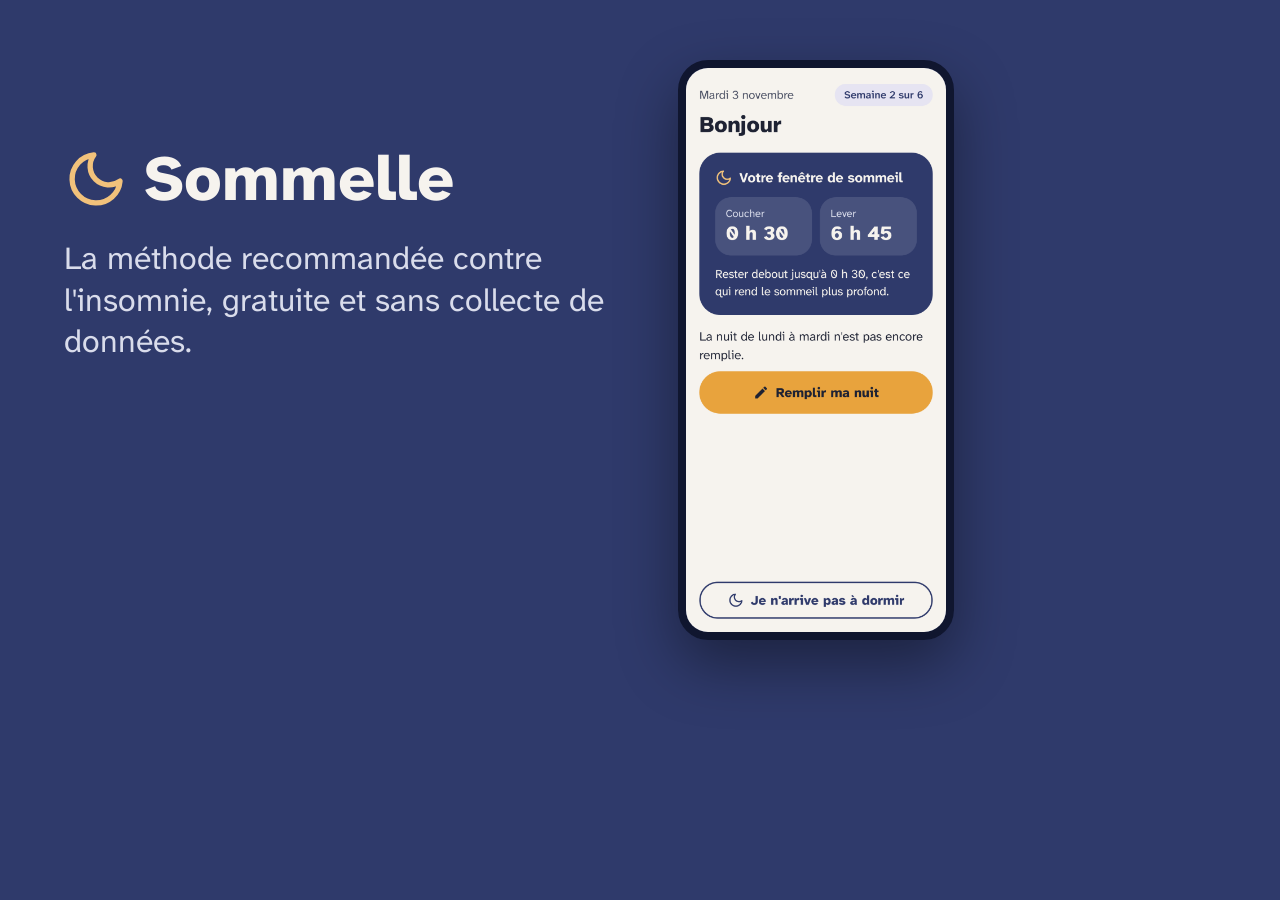
<file: marketing/banniere.html>
<!doctype html>
<html lang="fr">
<head>
<meta charset="utf-8">
<title>Sommelle : bannière</title>
<style>
@font-face { font-family: "Atkinson"; src: url("../site/fonts/atkinson-400.woff2") format("woff2"); font-weight: 400; }
@font-face { font-family: "Atkinson"; src: url("../site/fonts/atkinson-800.woff2") format("woff2"); font-weight: 800; }
html, body { margin: 0; }
body { width: 1024px; height: 500px; overflow: hidden; background: #2F3A6B; font-family: "Atkinson", sans-serif; color: #F6F3EE; position: relative; }
.text { position: absolute; left: 64px; top: 0; bottom: 0; width: 560px; display: flex; flex-direction: column; justify-content: center; }
.brand { display: flex; align-items: center; gap: 16px; font-weight: 800; font-size: 64px; margin-bottom: 18px; }
.brand svg { width: 64px; height: 64px; }
p { font-size: 32px; line-height: 1.3; margin: 0; color: #D9DCEB; }
.phone { position: absolute; right: 70px; top: 60px; width: 260px; border-radius: 30px; border: 8px solid #10162F; box-shadow: 0 24px 60px rgba(0,0,0,0.4); }
</style>
</head>
<body>
  <div class="text">
    <div class="brand">
      <svg viewBox="0 0 24 24" fill="none" stroke="#F2C27B" stroke-width="2" stroke-linecap="round" stroke-linejoin="round" aria-hidden="true"><path d="M21 12.8A9 9 0 1 1 11.2 3a7 7 0 0 0 9.8 9.8z"/></svg>
      Sommelle
    </div>
    <p>La méthode recommandée contre l'insomnie, gratuite et sans collecte de données.</p>
  </div>
  <img class="phone" src="../docs/captures/accueil.png" alt="">
</body>
</html>
</file>
<file: docs/style.css>
/* Sommelle : site public. Palette et police de l'appli (DESIGN.md, section 8). */

@font-face { font-family: "Atkinson"; src: url("fonts/atkinson-400.woff2") format("woff2"); font-weight: 400; font-display: swap; }
@font-face { font-family: "Atkinson"; src: url("fonts/atkinson-700.woff2") format("woff2"); font-weight: 700; font-display: swap; }
@font-face { font-family: "Atkinson"; src: url("fonts/atkinson-800.woff2") format("woff2"); font-weight: 800; font-display: swap; }

:root {
  --night: #2F3A6B;
  --night-deep: #232C55;
  --cream: #F6F3EE;
  --paper: #FFFDF9;
  --ink: #1E2233;
  --ink-muted: #4A4F63;
  --lavender: #E6E4F2;
  --on-night-muted: #D9DCEB;
  --line: #E2DDD3;
  --amber: #E8A33D;
  --moon: #F2C27B;
  --bg: var(--cream);
  --surface: var(--paper);
  --text: var(--ink);
  --text-muted: var(--ink-muted);
  --accent-soft: var(--lavender);
  --link: var(--night);
  --radius: 28px;
  color-scheme: light;
}

@media (prefers-color-scheme: dark) {
  :root:not([data-theme="light"]) {
    --bg: #120D0A;
    --surface: #1E1611;
    --text: #C9A98A;
    --text-muted: #A88C70;
    --accent-soft: #2A2019;
    --line: #3A2E25;
    --link: #E0C3A4;
    color-scheme: dark;
  }
}
:root[data-theme="dark"] {
  --bg: #120D0A;
  --surface: #1E1611;
  --text: #C9A98A;
  --text-muted: #A88C70;
  --accent-soft: #2A2019;
  --line: #3A2E25;
  --link: #E0C3A4;
  color-scheme: dark;
}

*, *::before, *::after { box-sizing: border-box; }

html { -webkit-text-size-adjust: 100%; }

body {
  margin: 0;
  background: var(--bg);
  color: var(--text);
  font-family: "Atkinson", system-ui, -apple-system, "Segoe UI", sans-serif;
  font-size: 1.125rem;
  line-height: 1.6;
}

a { color: var(--link); text-underline-offset: 3px; }
a:hover { text-decoration-thickness: 2px; }
:focus-visible { outline: 3px solid var(--amber); outline-offset: 3px; border-radius: 6px; }

.skip { position: absolute; left: -999px; top: 8px; background: var(--amber); color: var(--ink); padding: 10px 16px; border-radius: 999px; font-weight: 700; z-index: 10; }
.skip:focus { left: 16px; }

.wrap { width: 100%; max-width: 1080px; margin: 0 auto; padding: 0 16px; }
@media (min-width: 720px) { .wrap { padding: 0 32px; } }

h1, h2, h3 { line-height: 1.2; margin: 0 0 0.6em; font-weight: 800; }
h1 { font-size: clamp(2rem, 6vw, 3.25rem); letter-spacing: -0.01em; }
h2 { font-size: clamp(1.6rem, 4vw, 2.25rem); }
h3 { font-size: 1.3rem; font-weight: 700; }
p { margin: 0 0 1em; }

.site-header { background: var(--night); color: var(--cream); }
.site-header .wrap { display: flex; align-items: center; justify-content: space-between; gap: 16px; min-height: 72px; flex-wrap: wrap; }
.brand { display: inline-flex; align-items: center; gap: 10px; color: var(--cream); text-decoration: none; font-weight: 800; font-size: 1.35rem; }
.brand svg { width: 30px; height: 30px; }
.site-nav { display: flex; gap: 6px 18px; flex-wrap: wrap; }
.site-nav a { color: var(--cream); text-decoration: none; font-weight: 700; padding: 8px 2px; }
.site-nav a:hover, .site-nav a[aria-current="page"] { text-decoration: underline; text-underline-offset: 6px; }

.hero { background: var(--night); color: var(--cream); padding: 40px 0 64px; overflow: hidden; }
.hero .wrap { display: grid; gap: 40px; align-items: center; }
@media (min-width: 880px) { .hero .wrap { grid-template-columns: 1.15fr 0.85fr; } }
.hero p.lead { font-size: 1.3rem; color: var(--on-night-muted); max-width: 36ch; }
.hero .phones { display: flex; justify-content: center; gap: 16px; }
.hero .phones img { width: min(46%, 230px); height: auto; border-radius: 26px; box-shadow: 0 18px 40px rgba(0, 0, 0, 0.35); border: 6px solid #10162F; }
.hero .phones img:last-child { margin-top: 48px; }

.actions { display: flex; flex-wrap: wrap; gap: 12px; margin-top: 28px; }
.btn { display: inline-flex; align-items: center; justify-content: center; gap: 10px; min-height: 56px; padding: 0 26px; border-radius: 999px; font-weight: 800; font-size: 1.1rem; text-decoration: none; }
.btn-accent { background: var(--amber); color: var(--ink); }
.btn-accent:hover { background: #F0B254; }
.btn-ghost { border: 2px solid var(--cream); color: var(--cream); }
.btn-ghost:hover { background: rgba(255, 255, 255, 0.08); }
.btn-primary { background: var(--night); color: var(--cream); }
.btn-outline { border: 2px solid var(--link); color: var(--link); }
.note { font-size: 1rem; color: var(--on-night-muted); margin-top: 14px; }

section.block { padding: 64px 0; }
section.block.alt { background: var(--surface); }
.section-intro { max-width: 62ch; color: var(--text-muted); font-size: 1.2rem; }

.cards { display: grid; gap: 20px; margin-top: 28px; }
@media (min-width: 720px) { .cards { grid-template-columns: repeat(3, minmax(0, 1fr)); } }
.card { background: var(--surface); border: 1px solid var(--line); border-radius: var(--radius); padding: 26px; }
section.block.alt .card { background: var(--bg); }
.card svg { width: 34px; height: 34px; color: var(--link); margin-bottom: 12px; }
.card p { margin: 0; color: var(--text-muted); }

.steps { list-style: none; padding: 0; margin: 28px 0 0; display: grid; gap: 16px; counter-reset: step; }
@media (min-width: 720px) { .steps { grid-template-columns: repeat(2, minmax(0, 1fr)); } }
.steps li { counter-increment: step; background: var(--surface); border: 1px solid var(--line); border-radius: var(--radius); padding: 24px 24px 24px 84px; position: relative; }
section.block.alt .steps li { background: var(--bg); }
.steps li::before { content: counter(step); position: absolute; left: 24px; top: 22px; width: 42px; height: 42px; border-radius: 50%; background: var(--night); color: var(--cream); font-weight: 800; display: grid; place-items: center; }
.steps p { margin: 0; color: var(--text-muted); }

.gallery { display: grid; grid-template-columns: repeat(2, minmax(0, 1fr)); gap: 16px; margin-top: 28px; }
@media (min-width: 720px) { .gallery { grid-template-columns: repeat(4, minmax(0, 1fr)); } }
.gallery figure { margin: 0; text-align: center; }
.gallery img { width: 100%; height: auto; border-radius: 20px; border: 1px solid var(--line); }
.gallery figcaption { margin-top: 8px; font-size: 1rem; color: var(--text-muted); }

.two-col { display: grid; gap: 20px; margin-top: 28px; }
@media (min-width: 720px) { .two-col { grid-template-columns: repeat(2, minmax(0, 1fr)); } }
.check, .cross { list-style: none; padding: 0; margin: 0; }
.check li, .cross li { padding-left: 34px; position: relative; margin-bottom: 10px; }
.check li::before { content: "✓"; position: absolute; left: 4px; font-weight: 800; color: var(--link); }
.cross li::before { content: "→"; position: absolute; left: 4px; font-weight: 800; color: var(--text-muted); }

.callout { background: var(--accent-soft); border-radius: var(--radius); padding: 24px 26px; margin-top: 28px; }
.callout p:last-child { margin-bottom: 0; }

details { background: var(--surface); border: 1px solid var(--line); border-radius: 20px; padding: 0 22px; margin-top: 12px; }
section.block.alt details { background: var(--bg); }
summary { cursor: pointer; font-weight: 700; padding: 18px 0; min-height: 48px; }
details p { color: var(--text-muted); }

.prose { max-width: 72ch; padding: 48px 0 64px; }
.prose h2 { margin-top: 1.8em; font-size: 1.6rem; }
.prose table { width: 100%; border-collapse: collapse; margin: 1em 0 1.5em; font-size: 1rem; display: block; overflow-x: auto; }
.prose th, .prose td { text-align: left; padding: 10px 12px; border-bottom: 1px solid var(--line); vertical-align: top; }
.prose th { font-weight: 700; }
.prose ul { padding-left: 1.3em; }
.prose li { margin-bottom: 0.4em; }

.site-footer { background: var(--night-deep); color: var(--on-night-muted); padding: 40px 0; font-size: 1rem; }
.site-footer a { color: var(--cream); }
.site-footer .wrap { display: grid; gap: 18px; }
.help-line { background: rgba(255, 255, 255, 0.07); border-radius: 18px; padding: 16px 20px; color: var(--cream); }
.footer-links { display: flex; flex-wrap: wrap; gap: 8px 22px; }

.eyebrow { font-weight: 700; margin-bottom: 0.4em; }
.toc { background: var(--surface); border: 1px solid var(--line); border-radius: var(--radius); padding: 8px 26px 18px; margin-top: 28px; }
.toc h2 { margin-top: 0.8em; font-size: 1.3rem; }
.toc ol { padding-left: 1.3em; margin: 0; }
.prose h3 { margin-top: 1.4em; font-size: 1.25rem; }
.prose .small { font-size: 1rem; color: var(--text-muted); }
.refs li { margin-bottom: 0.7em; }
button.btn { border: 0; cursor: pointer; font-family: inherit; }

/* Schémas du dossier scientifique */
:root { --fig-sleep: #2F3A6B; --fig-awake: #E8A33D; --fig-idle: #D6CFC2; --fig-bed: #E6E4F2; --fig-same: #ECE8E0; --fig-ink: var(--text); --fig-muted: var(--text-muted); --fig-grid: var(--line); }
@media (prefers-color-scheme: dark) {
  :root:not([data-theme="light"]) { --fig-sleep: #8C9BD9; --fig-awake: #C98A2E; --fig-idle: #4A3D33; --fig-bed: #2E2840; --fig-same: #2A2019; }
}
.schema { margin: 1.5em 0 2em; }
.schema-scroll { overflow-x: auto; }
.schema svg.fig { display: block; width: 100%; min-width: 640px; height: auto; font-family: inherit; }
.schema figcaption { font-size: 1rem; color: var(--text-muted); margin-top: 0.6em; }
.fig .sleep { fill: var(--fig-sleep); }
.fig .awake { fill: var(--fig-awake); }
.fig .idle { fill: var(--fig-idle); }
.fig .bed { fill: var(--fig-bed); stroke: var(--fig-sleep); stroke-width: 1.2; }
.fig .down { fill: var(--fig-awake); opacity: 0.55; }
.fig .same { fill: var(--fig-same); stroke: var(--fig-grid); }
.fig .up { fill: var(--fig-sleep); opacity: 0.85; }
.fig .grid { stroke: var(--fig-grid); stroke-width: 1; }
.fig .mark { stroke: var(--fig-ink); stroke-width: 1.2; }
.fig .anchor { stroke: var(--fig-ink); stroke-width: 2; stroke-dasharray: 5 4; }
.fig .brace { fill: none; stroke: var(--fig-ink); stroke-width: 1.5; }
.fig text { fill: var(--fig-ink); font-size: 14px; }
.fig .tick, .fig .small { fill: var(--fig-muted); font-size: 13px; }
.fig .lab, .fig .head { font-weight: 700; }
.fig .val { font-size: 14px; }
.fig .in { fill: #FFFDF9; font-weight: 700; font-size: 14px; }
.fig .in2 { font-weight: 700; font-size: 15px; }
.legende { list-style: none; padding: 0; margin: 0.8em 0 0; display: flex; flex-wrap: wrap; gap: 6px 22px; font-size: 1rem; }
.legende li { display: flex; align-items: center; gap: 8px; margin: 0; }
.sw { display: inline-block; width: 22px; height: 14px; border-radius: 3px; }
.sw-sleep { background: var(--fig-sleep); } .sw-awake { background: var(--fig-awake); } .sw-idle { background: var(--fig-idle); }
.sw-bed { background: var(--fig-bed); border: 1px solid var(--fig-sleep); }
@media print { .schema svg.fig { min-width: 0; } .schema { break-inside: avoid; } }

@media print {
  .skip, .site-header, .site-footer, .no-print, .toc { display: none; }
  body { background: #fff; color: #000; font-size: 11pt; }
  .prose { max-width: none; padding: 0; }
  .callout { border: 1px solid #999; background: none; }
  .prose table { display: table; font-size: 10pt; }
  .prose h2 { break-after: avoid; }
  .prose tr, .prose li { break-inside: avoid; }
  a { color: inherit; text-decoration: none; }
}
</file>
